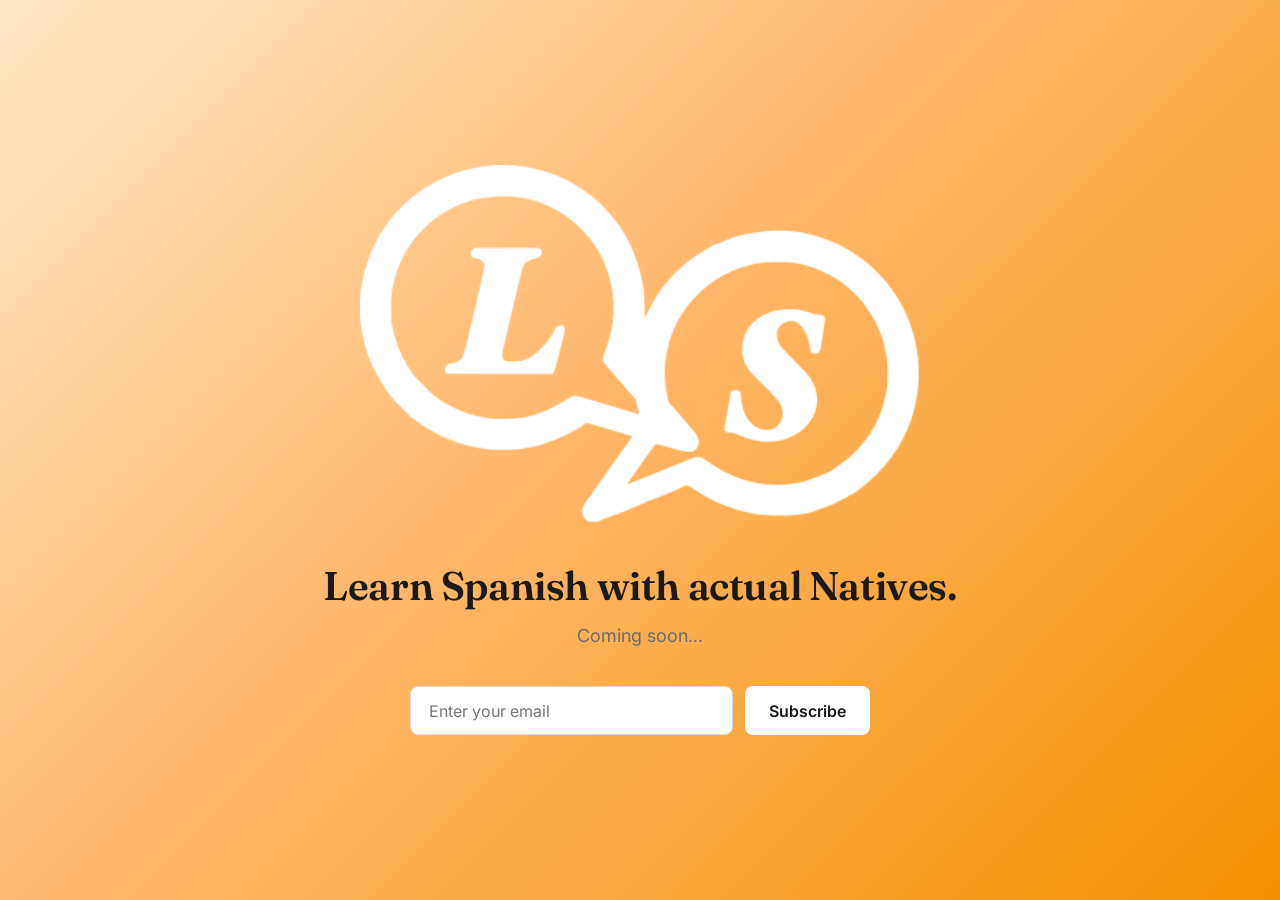
<file: index.html>
<!DOCTYPE html>
<html lang="en">
<head>
  <meta charset="UTF-8" />
  <meta name="viewport" content="width=device-width, initial-scale=1.0" />
  <title>Learn Spanish with Natives</title>
  <link rel="preconnect" href="https://fonts.googleapis.com" />
  <link rel="preconnect" href="https://fonts.gstatic.com" crossorigin />
  <link href="https://fonts.googleapis.com/css2?family=Fraunces:wght@500;600;700&family=Inter:wght@400;500;600&display=swap" rel="stylesheet" />
  <style>
    *, *::before, *::after {
      box-sizing: border-box;
      margin: 0;
      padding: 0;
    }

    html, body {
      height: 100%;
    }

    body {
      background: linear-gradient(135deg, #FFE9C7 0%, #FFB76B 45%, #F39200 100%);
      background-attachment: fixed;
      color: #1a1a1a;
      font-family: 'Inter', -apple-system, BlinkMacSystemFont, sans-serif;
      display: flex;
      align-items: center;
      justify-content: center;
      min-height: 100vh;
      padding: 2rem;
      -webkit-font-smoothing: antialiased;
    }

    .container {
      text-align: center;
      max-width: 640px;
      width: 100%;
    }

    .logo {
      display: block;
      max-width: 560px;
      width: 100%;
      height: auto;
      margin: 0 auto 2.5rem;
    }

    h1 {
      font-family: 'Fraunces', Georgia, serif;
      font-size: 40px;
      font-weight: 600;
      line-height: 1.15;
      color: #1a1a1a;
      margin-bottom: 1rem;
      letter-spacing: -0.01em;
    }

    .subhead {
      font-size: 1.125rem;
      color: #6b6b6b;
      margin-bottom: 2.5rem;
      font-weight: 400;
    }

    form {
      display: flex;
      flex-direction: row;
      gap: 0.75rem;
      max-width: 460px;
      margin: 0 auto;
    }

    input[type="email"] {
      flex: 1;
      font-family: inherit;
      font-size: 1rem;
      padding: 0.85rem 1.1rem;
      border: 1px solid #d9d9d9;
      border-radius: 8px;
      background: #fff;
      color: #1a1a1a;
      outline: none;
      transition: border-color 0.15s ease;
    }

    input[type="email"]:focus {
      border-color: #F39200;
    }

    button {
      font-family: inherit;
      font-size: 1rem;
      font-weight: 600;
      padding: 0.85rem 1.5rem;
      background-color: #ffffff;
      color: #1a1a1a;
      border: none;
      border-radius: 8px;
      cursor: pointer;
      transition: background-color 0.15s ease;
      white-space: nowrap;
    }

    button:hover {
      background-color: #f2f2f2;
    }

    @media (max-width: 520px) {
      h1 {
        font-size: 32px;
      }

      form {
        flex-direction: column;
      }

      button {
        width: 100%;
      }
    }
  </style>
</head>
<body>
  <div class="container">
    <img class="logo" src="assets/img/logo.png" alt="Learn Spanish" />
    <h1>Learn Spanish with actual Natives.</h1>
    <p class="subhead">Coming soon...</p>
    <form action="https://formspree.io/f/xdayqoad" method="POST">
      <input type="email" name="email" placeholder="Enter your email" aria-label="Email address" required />
      <button type="submit">Subscribe</button>
    </form>
  </div>
</body>
</html>
</file>
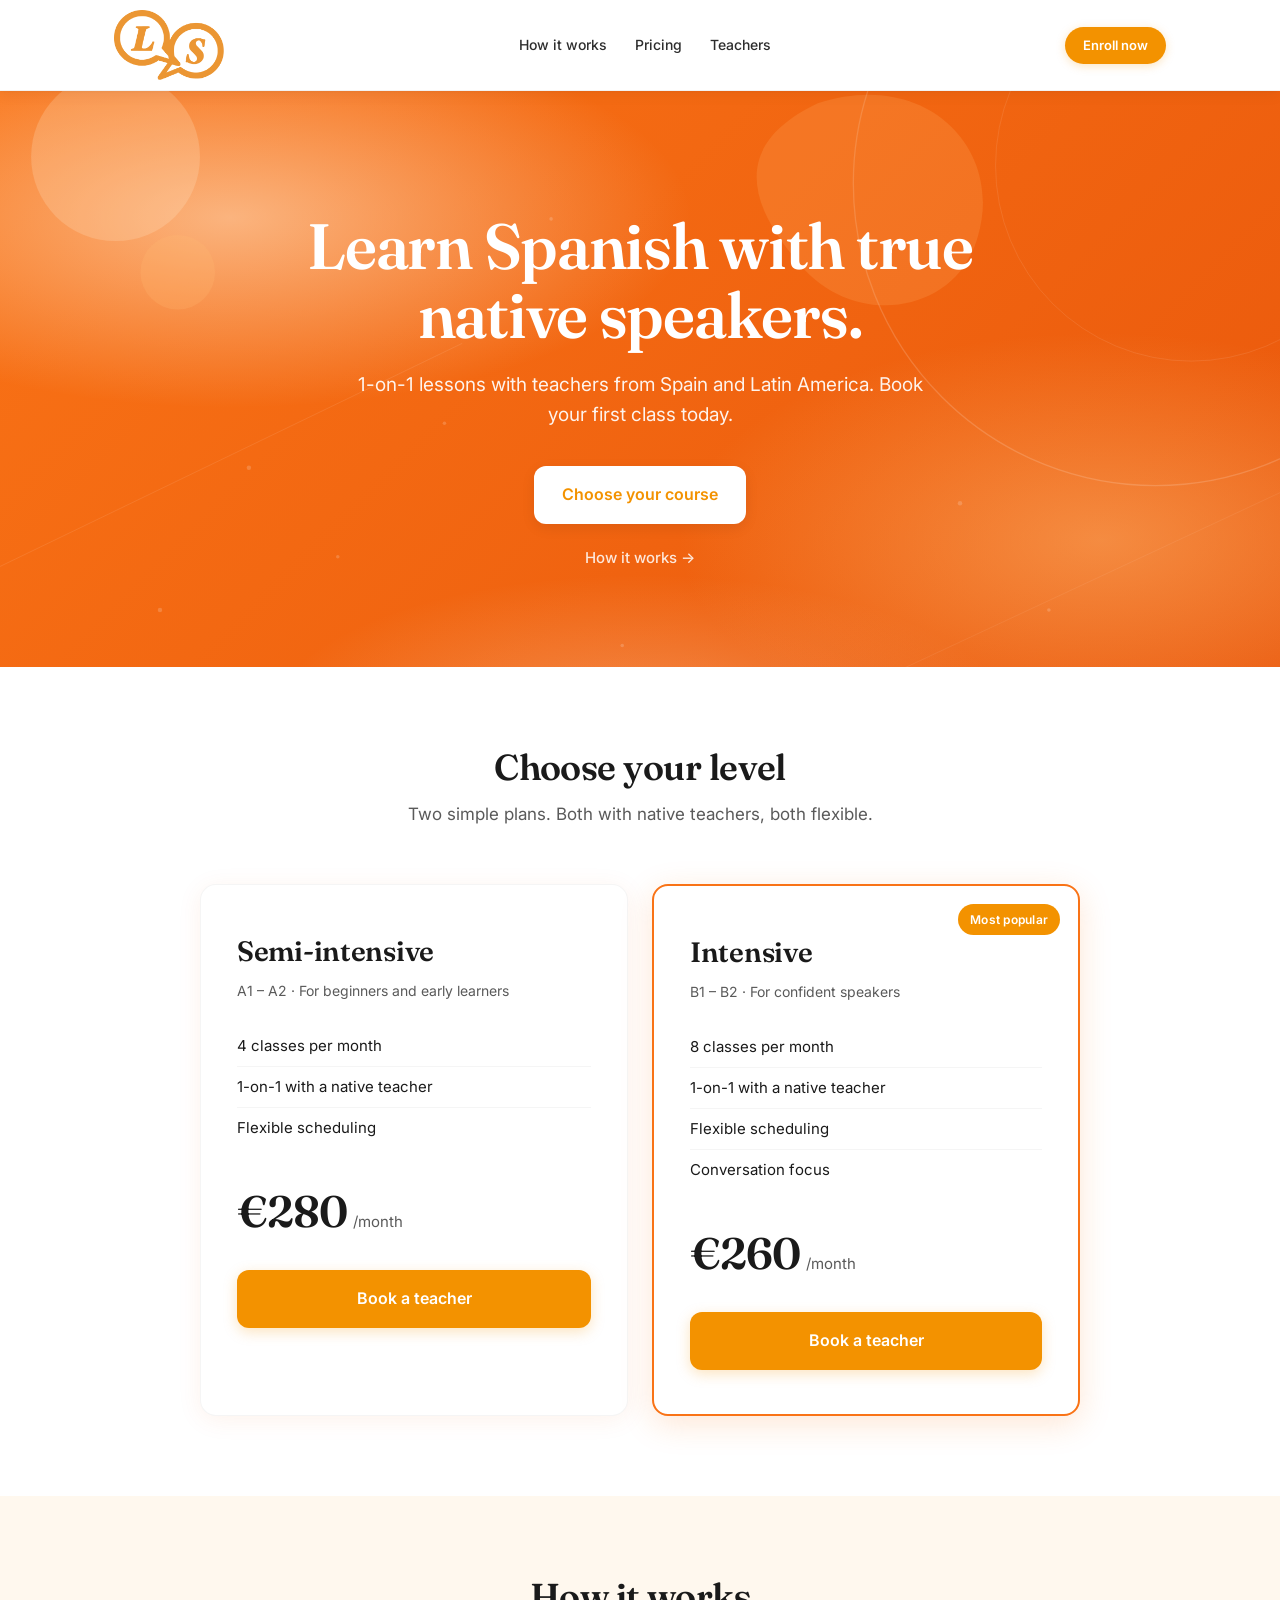
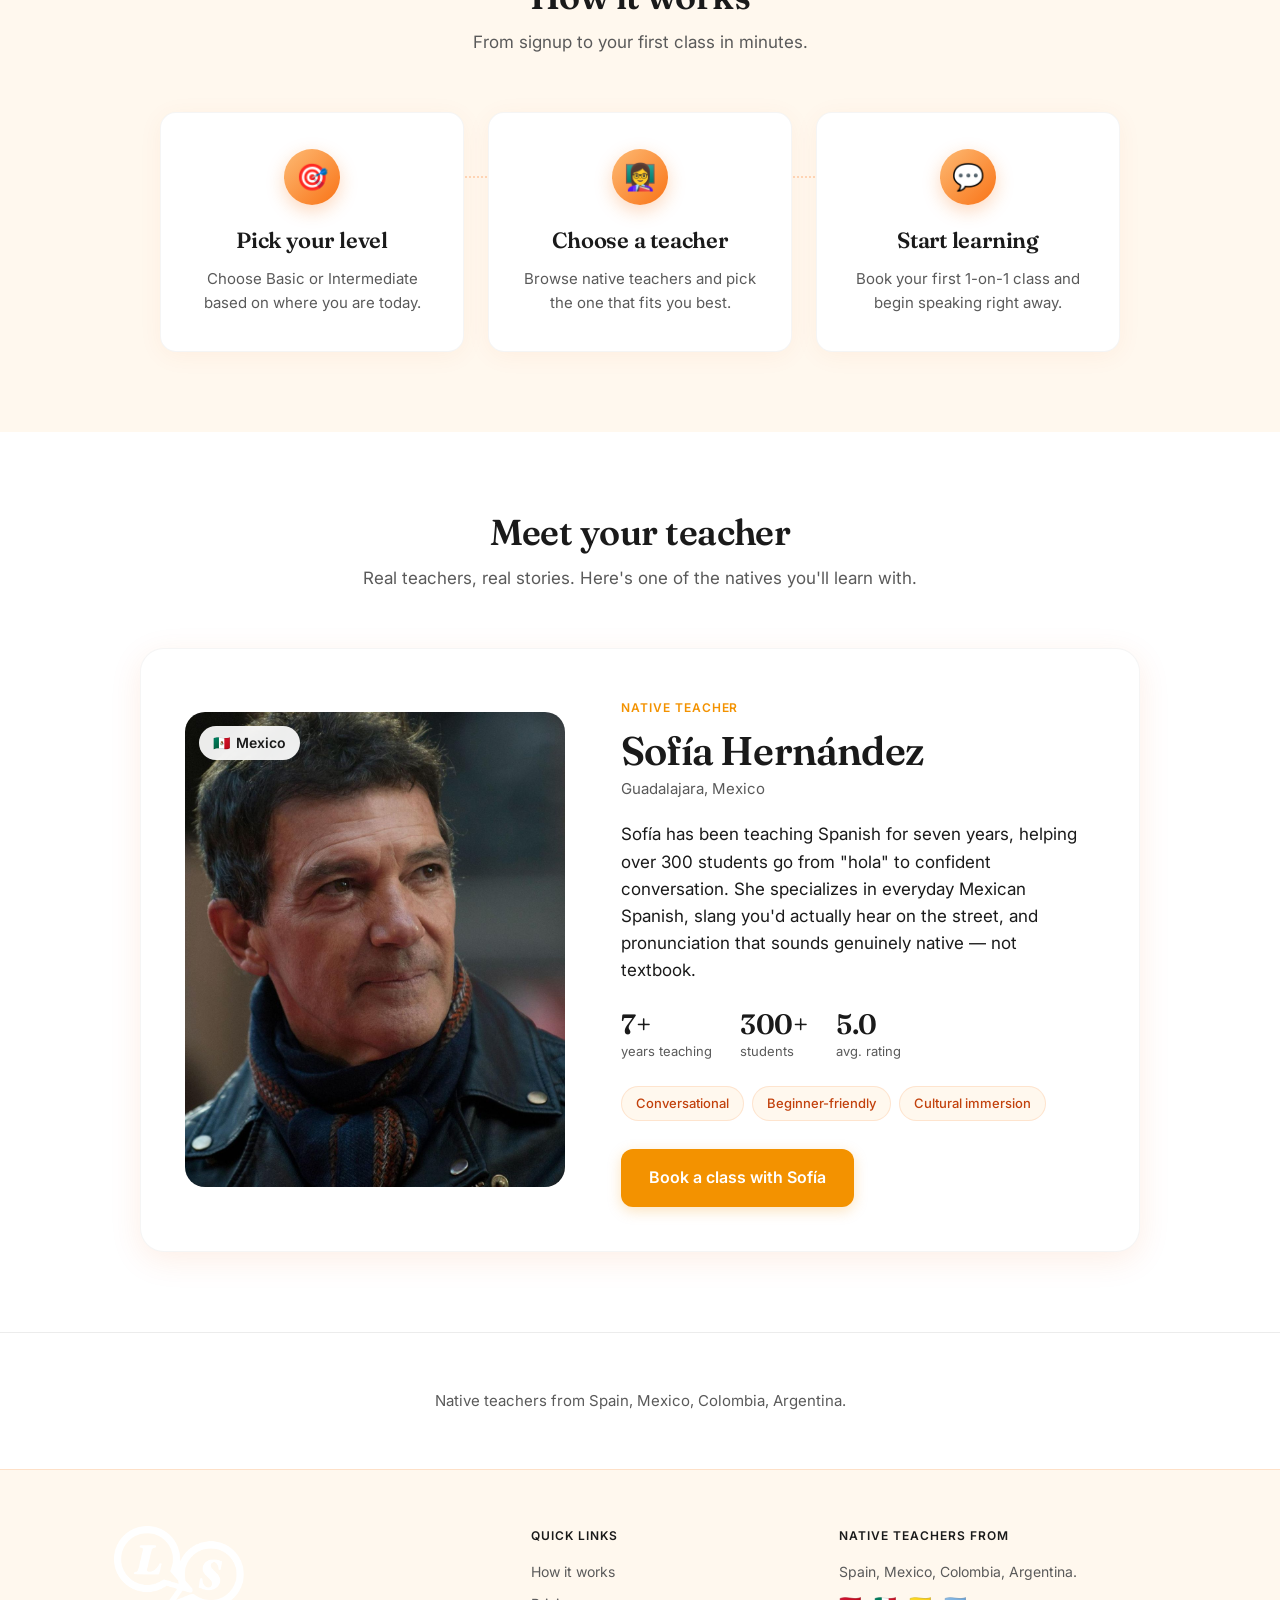
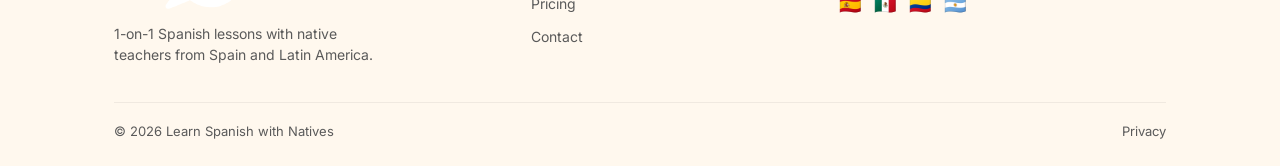
<file: beta/index.html>
<!DOCTYPE html>
<html lang="en">
<head>
  <meta charset="UTF-8" />
  <meta name="viewport" content="width=device-width, initial-scale=1.0" />
  <title>Learn Spanish with Natives</title>
  <meta name="description" content="1-on-1 Spanish lessons with native teachers from Spain and Latin America. Book your first class today." />
  <link rel="preconnect" href="https://fonts.googleapis.com" />
  <link rel="preconnect" href="https://fonts.gstatic.com" crossorigin />
  <link href="https://fonts.googleapis.com/css2?family=Fraunces:opsz,wght@9..144,500;9..144,600;9..144,700&family=Inter:wght@400;500;600&display=swap" rel="stylesheet" />
  <style>
    :root {
      --orange: #F39200;
      --orange-hover: #d97f00;
      --dark: #1A1A1A;
      --muted: #5a5a5a;
      --bg: #ffffff;
      --cream: #FFF8EE;
      --border: #ececec;
      --shadow: 0 6px 24px rgba(26, 26, 26, 0.06);
      --shadow-hover: 0 12px 36px rgba(26, 26, 26, 0.1);
      --radius: 16px;
      --radius-sm: 12px;
    }

    * { box-sizing: border-box; }

    html { scroll-behavior: smooth; }

    html, body {
      margin: 0;
      padding: 0;
      background: var(--bg);
      color: var(--dark);
      font-family: 'Inter', system-ui, -apple-system, Segoe UI, sans-serif;
      font-size: 17px;
      line-height: 1.6;
      -webkit-font-smoothing: antialiased;
    }

    a { color: inherit; text-decoration: none; }

    .container {
      width: 100%;
      max-width: 1100px;
      margin: 0 auto;
      padding: 0 24px;
    }

    /* Header */
    header {
      padding: 10px 0;
      background: #fff;
      border-bottom: 1px solid rgba(0, 0, 0, 0.05);
      position: sticky;
      top: 0;
      z-index: 50;
      box-shadow: 0 1px 2px rgba(26, 26, 26, 0.03), 0 4px 14px rgba(26, 26, 26, 0.05);
      transition: background 0.3s ease, border-color 0.3s ease, box-shadow 0.3s ease, backdrop-filter 0.3s ease;
    }
    header.scrolled {
      background: rgba(249, 115, 22, 0.82);
      backdrop-filter: blur(12px);
      -webkit-backdrop-filter: blur(12px);
      border-bottom: 1px solid rgba(255, 255, 255, 0.18);
      box-shadow: 0 4px 20px rgba(234, 88, 12, 0.28);
    }
    .header-inner {
      display: flex;
      align-items: center;
      gap: 28px;
    }
    .logo img {
      display: block;
      max-width: 110px;
      height: auto;
    }

    /* Center nav links */
    .nav-links {
      display: flex;
      gap: 28px;
      margin-left: auto;
      margin-right: auto;
    }
    .nav-links a {
      font-size: 14px;
      font-weight: 500;
      color: #2d2d2d;
      transition: color 0.2s ease, opacity 0.2s ease;
    }
    .nav-links a:hover { color: var(--orange); }
    header.scrolled .nav-links a { color: #fff; }
    header.scrolled .nav-links a:hover { color: #fff; opacity: 0.78; }

    /* Enroll button (default = white navbar: orange bg, white text) */
    .signin {
      font-weight: 600;
      color: #fff;
      background: var(--orange);
      font-size: 13px;
      padding: 8px 18px;
      border-radius: 999px;
      transition: background 0.2s ease, color 0.2s ease, transform 0.2s ease, box-shadow 0.2s ease;
      box-shadow: 0 2px 10px rgba(243, 146, 0, 0.25);
    }
    .signin:hover {
      background: var(--orange-hover);
      transform: translateY(-1px);
      box-shadow: 0 4px 14px rgba(243, 146, 0, 0.35);
    }
    /* Scrolled = orange-transparent navbar: invert to white button, orange text */
    header.scrolled .signin {
      background: #fff;
      color: var(--orange);
      box-shadow: 0 2px 10px rgba(0, 0, 0, 0.10);
    }
    header.scrolled .signin:hover {
      background: var(--cream);
      box-shadow: 0 4px 14px rgba(0, 0, 0, 0.14);
    }

    /* Hero */
    .hero {
      text-align: center;
      padding: 96px 0 80px;
      color: #fff;
      position: relative;
      overflow: hidden;
      isolation: isolate;
      background:
        radial-gradient(ellipse 60% 55% at 18% 22%, rgba(255, 237, 213, 0.55), transparent 60%),
        radial-gradient(ellipse 55% 60% at 86% 78%, rgba(253, 186, 116, 0.50), transparent 60%),
        radial-gradient(ellipse 45% 40% at 50% 110%, rgba(255, 237, 213, 0.30), transparent 65%),
        linear-gradient(135deg, #F97316 0%, #EA580C 100%);
    }
    .hero-shapes {
      position: absolute;
      inset: 0;
      width: 100%;
      height: 100%;
      z-index: 0;
      pointer-events: none;
    }
    .hero > .container {
      position: relative;
      z-index: 1;
    }
    .hero h1 {
      font-family: 'Fraunces', Georgia, serif;
      font-weight: 600;
      font-size: 52px;
      line-height: 1.08;
      letter-spacing: -0.02em;
      margin: 0 auto 20px;
      max-width: 780px;
      color: #fff;
    }
    .hero p.sub {
      font-size: 19px;
      color: rgba(255, 255, 255, 0.92);
      max-width: 600px;
      margin: 0 auto 36px;
    }
    .hero .btn {
      background: #fff;
      color: var(--orange);
      box-shadow: 0 4px 14px rgba(0, 0, 0, 0.08);
    }
    .hero .btn:hover {
      background: var(--cream);
      box-shadow: 0 6px 18px rgba(0, 0, 0, 0.12);
    }
    .hero .text-link {
      color: rgba(255, 255, 255, 0.85);
    }
    .hero .text-link:hover {
      color: #fff;
    }

    .btn {
      display: inline-block;
      background: var(--orange);
      color: #fff;
      font-family: 'Inter', sans-serif;
      font-weight: 600;
      font-size: 16px;
      padding: 16px 28px;
      border-radius: var(--radius-sm);
      border: none;
      cursor: pointer;
      transition: background .2s ease, transform .25s cubic-bezier(.34, 1.4, .64, 1), box-shadow .25s ease;
      box-shadow: 0 4px 14px rgba(243, 146, 0, 0.25);
      will-change: transform;
    }
    .btn:hover {
      background: var(--orange-hover);
      transform: translateY(-3px) scale(1.03);
      box-shadow: 0 10px 24px rgba(243, 146, 0, 0.38);
    }
    .btn:active {
      transform: translateY(-1px) scale(0.99);
      transition: transform .08s ease;
    }
    @keyframes ctaPulse {
      0%, 100% { box-shadow: 0 4px 14px rgba(0, 0, 0, 0.10); }
      50%      { box-shadow: 0 10px 28px rgba(0, 0, 0, 0.22); }
    }
    .hero .btn {
      animation: ctaPulse 2.6s ease-in-out infinite;
    }
    .hero .btn:hover { animation-play-state: paused; }
    @media (prefers-reduced-motion: reduce) {
      .btn, .hero .btn { animation: none; transition: none; }
      .btn:hover { transform: none; }
    }

    .text-link {
      display: inline-block;
      margin-top: 22px;
      color: var(--muted);
      font-size: 15px;
      font-weight: 500;
      transition: color .15s ease;
    }
    .text-link:hover { color: var(--orange); }

    /* Section */
    section { padding: 80px 0; }
    .section-title {
      font-family: 'Fraunces', Georgia, serif;
      font-weight: 600;
      font-size: 36px;
      line-height: 1.15;
      letter-spacing: -0.015em;
      margin: 0 0 12px;
      text-align: center;
    }
    .section-sub {
      text-align: center;
      color: var(--muted);
      margin: 0 auto 56px;
      max-width: 560px;
    }

    /* Levels */
    .levels {
      display: grid;
      grid-template-columns: 1fr;
      gap: 24px;
      max-width: 880px;
      margin: 0 auto;
    }
    .card {
      position: relative;
      background: #fff;
      border: 1px solid rgba(0, 0, 0, 0.04);
      border-radius: var(--radius);
      padding: 44px 36px;
      box-shadow: 0 4px 24px rgba(234, 88, 12, 0.08);
      transition: transform 0.25s cubic-bezier(.34, 1.2, .64, 1), box-shadow 0.25s ease, border-color 0.25s ease;
    }
    .card:hover {
      transform: translateY(-4px);
      box-shadow: 0 12px 36px rgba(234, 88, 12, 0.16);
    }
    .card.featured {
      background: #fff;
      border: 2px solid #F97316;
      box-shadow: 0 8px 32px rgba(249, 115, 22, 0.18);
    }
    .card.featured:hover {
      box-shadow: 0 16px 44px rgba(249, 115, 22, 0.28);
    }
    .badge {
      position: absolute;
      top: 18px;
      right: 18px;
      background: var(--orange);
      color: #fff;
      font-size: 12px;
      font-weight: 600;
      padding: 6px 12px;
      border-radius: 999px;
      letter-spacing: 0.02em;
    }
    .card h3 {
      font-family: 'Fraunces', Georgia, serif;
      font-weight: 600;
      font-size: 28px;
      margin: 0 0 6px;
      letter-spacing: -0.01em;
    }
    .card .level-sub {
      color: var(--muted);
      font-size: 14px;
      margin: 0 0 24px;
    }
    .card ul {
      list-style: none;
      padding: 0;
      margin: 0 0 28px;
    }
    .card ul li {
      padding: 8px 0;
      color: var(--dark);
      font-size: 15px;
      border-bottom: 1px solid rgba(0,0,0,0.04);
    }
    .card ul li:last-child { border-bottom: none; }
    .price {
      display: flex;
      align-items: baseline;
      gap: 6px;
      margin: 0 0 24px;
    }
    .price .amount {
      font-family: 'Fraunces', Georgia, serif;
      font-weight: 600;
      font-size: 44px;
      color: var(--dark);
      letter-spacing: -0.02em;
    }
    .price .per {
      font-size: 15px;
      color: var(--muted);
    }
    .card .btn { width: 100%; text-align: center; }

    /* How it works */
    .how {
      background: var(--cream);
    }
    .steps {
      position: relative;
      display: grid;
      grid-template-columns: 1fr;
      gap: 24px;
      max-width: 960px;
      margin: 0 auto;
    }
    .step {
      position: relative;
      background: #fff;
      border: 1px solid rgba(0, 0, 0, 0.04);
      border-radius: var(--radius);
      padding: 36px 28px;
      text-align: center;
      box-shadow: 0 4px 24px rgba(234, 88, 12, 0.06);
      transition: transform 0.25s cubic-bezier(.34, 1.2, .64, 1), box-shadow 0.25s ease;
    }
    .step:hover {
      transform: translateY(-4px);
      box-shadow: 0 12px 32px rgba(234, 88, 12, 0.14);
    }
    .step-icon {
      width: 56px;
      height: 56px;
      border-radius: 50%;
      margin: 0 auto 18px;
      display: flex;
      align-items: center;
      justify-content: center;
      font-size: 26px;
      line-height: 1;
      background: linear-gradient(135deg, #FDBA74 0%, #F97316 100%);
      box-shadow: 0 6px 18px rgba(249, 115, 22, 0.28);
    }
    .step h4 {
      font-family: 'Fraunces', Georgia, serif;
      font-weight: 600;
      font-size: 22px;
      margin: 0 0 8px;
      letter-spacing: -0.01em;
    }
    .step p {
      color: var(--muted);
      font-size: 15px;
      margin: 0;
    }
    /* Connecting dotted line between steps on desktop */
    @media (min-width: 720px) {
      .steps::before {
        content: "";
        position: absolute;
        top: 64px;
        left: 16%;
        right: 16%;
        height: 0;
        border-top: 2px dotted rgba(249, 115, 22, 0.25);
        z-index: 0;
      }
      .step { z-index: 1; }
    }

    /* Meet your teacher */
    .teacher-card {
      display: grid;
      grid-template-columns: 1fr;
      gap: 32px;
      align-items: center;
      background: #fff;
      border: 1px solid rgba(0, 0, 0, 0.04);
      border-radius: 24px;
      padding: 28px;
      box-shadow: 0 8px 32px rgba(234, 88, 12, 0.10);
      max-width: 1000px;
      margin: 0 auto;
    }
    .teacher-photo {
      position: relative;
      border-radius: 20px;
      overflow: hidden;
      aspect-ratio: 4 / 5;
      background: var(--cream);
    }
    .teacher-photo img {
      width: 100%;
      height: 100%;
      object-fit: cover;
      display: block;
    }
    .teacher-flag {
      position: absolute;
      top: 14px;
      left: 14px;
      background: rgba(255, 255, 255, 0.92);
      -webkit-backdrop-filter: blur(8px);
      backdrop-filter: blur(8px);
      border-radius: 999px;
      padding: 6px 14px;
      font-size: 14px;
      font-weight: 600;
      color: var(--dark);
      box-shadow: 0 2px 10px rgba(0, 0, 0, 0.10);
      display: inline-flex;
      align-items: center;
      gap: 6px;
    }
    .teacher-eyebrow {
      display: inline-block;
      font-size: 12px;
      font-weight: 600;
      text-transform: uppercase;
      letter-spacing: 0.08em;
      color: var(--orange);
      margin-bottom: 12px;
    }
    .teacher-info h3 {
      font-family: 'Fraunces', Georgia, serif;
      font-weight: 600;
      font-size: 34px;
      letter-spacing: -0.02em;
      margin: 0 0 4px;
      color: var(--dark);
      line-height: 1.1;
    }
    .teacher-location {
      color: var(--muted);
      margin: 0 0 20px;
      font-size: 15px;
    }
    .teacher-bio {
      color: var(--dark);
      margin: 0 0 24px;
      line-height: 1.6;
    }
    .teacher-stats {
      list-style: none;
      padding: 0;
      margin: 0 0 24px;
      display: flex;
      gap: 28px;
      flex-wrap: wrap;
    }
    .teacher-stats li {
      font-size: 13px;
      color: var(--muted);
    }
    .teacher-stats strong {
      display: block;
      font-family: 'Fraunces', Georgia, serif;
      font-size: 28px;
      font-weight: 600;
      color: var(--dark);
      letter-spacing: -0.01em;
      line-height: 1.1;
      margin-bottom: 2px;
    }
    .teacher-tags {
      display: flex;
      gap: 8px;
      flex-wrap: wrap;
      margin-bottom: 28px;
    }
    .teacher-tags span {
      background: var(--cream);
      color: #c2410c;
      font-size: 13px;
      font-weight: 500;
      padding: 6px 14px;
      border-radius: 999px;
      border: 1px solid rgba(249, 115, 22, 0.15);
    }
    @media (min-width: 760px) {
      .teacher-card {
        grid-template-columns: 340px 1fr;
        gap: 40px;
        padding: 36px;
      }
    }
    @media (min-width: 960px) {
      .teacher-card {
        grid-template-columns: 380px 1fr;
        gap: 56px;
        padding: 44px;
      }
      .teacher-info h3 { font-size: 40px; }
    }

    /* Trust strip */
    .trust {
      padding: 56px 0;
      text-align: center;
      color: var(--muted);
      font-size: 15px;
      border-top: 1px solid var(--border);
    }

    /* Footer */
    footer {
      background: var(--cream);
      border-top: 1px solid rgba(249, 115, 22, 0.18);
      color: var(--muted);
      font-size: 14px;
    }
    .footer-grid {
      display: grid;
      grid-template-columns: 1fr;
      gap: 36px;
      padding: 56px 0 36px;
    }
    .footer-col h5 {
      font-family: 'Inter', sans-serif;
      font-size: 12px;
      font-weight: 600;
      text-transform: uppercase;
      letter-spacing: 0.08em;
      color: var(--dark);
      margin: 0 0 16px;
    }
    .footer-brand img {
      max-width: 130px;
      height: auto;
      margin-bottom: 14px;
      display: block;
    }
    .footer-brand p {
      margin: 0;
      max-width: 280px;
      line-height: 1.55;
    }
    .footer-links {
      list-style: none;
      padding: 0;
      margin: 0;
      display: flex;
      flex-direction: column;
      gap: 10px;
    }
    .footer-links a {
      color: var(--muted);
      transition: color 0.15s ease;
    }
    .footer-links a:hover { color: var(--orange); }
    .footer-countries {
      line-height: 1.6;
    }
    .footer-countries .flags {
      font-size: 18px;
      letter-spacing: 4px;
      margin-top: 8px;
      display: block;
    }
    .footer-bottom {
      border-top: 1px solid rgba(0, 0, 0, 0.06);
      padding: 18px 0 24px;
      display: flex;
      align-items: center;
      justify-content: space-between;
      gap: 16px;
      flex-wrap: wrap;
      font-size: 13px;
    }
    .footer-bottom a { transition: color 0.15s ease; }
    .footer-bottom a:hover { color: var(--orange); }
    @media (min-width: 720px) {
      .footer-grid { grid-template-columns: 1.4fr 1fr 1.2fr; }
    }

    /* Responsive */
    @media (max-width: 720px) {
      .nav-links { display: none; }
      .header-inner { justify-content: space-between; }
    }
    @media (min-width: 640px) {
      .steps { grid-template-columns: repeat(3, 1fr); }
    }
    @media (min-width: 960px) {
      .levels { grid-template-columns: 1fr 1fr; }
      .hero { padding: 120px 0 96px; }
      .hero h1 { font-size: 64px; }
    }
    @media (max-width: 480px) {
      .hero { padding: 64px 0 56px; }
      .hero h1 { font-size: 38px; }
      .hero p.sub { font-size: 17px; }
      .section-title { font-size: 28px; }
      section { padding: 64px 0; }
      .card { padding: 32px 24px; }
      .price .amount { font-size: 36px; }
      .footer-grid { padding: 44px 0 28px; }
    }
  </style>
</head>
<body>

  <header>
    <div class="container header-inner">
      <a href="#" class="logo" aria-label="Learn Spanish with Natives">
        <img id="logo-img" src="../assets/img/logo1.png" alt="Learn Spanish with Natives" />
      </a>
      <nav class="nav-links" aria-label="Primary">
        <a href="#how">How it works</a>
        <a href="#levels">Pricing</a>
        <a href="#teachers">Teachers</a>
      </nav>
      <a href="#" class="signin">Enroll now</a>
    </div>
  </header>

  <main>
    <section class="hero">
      <svg class="hero-shapes" viewBox="0 0 1440 800" preserveAspectRatio="xMidYMid slice" aria-hidden="true">
        <!-- Large outlined rings, partially off-screen right -->
        <circle cx="1300" cy="180" r="340" fill="none" stroke="rgba(255,255,255,0.16)" stroke-width="1.5" />
        <circle cx="1340" cy="160" r="220" fill="none" stroke="rgba(255,255,255,0.10)" stroke-width="1" />

        <!-- Soft filled cream/peach circle, top-left area -->
        <circle cx="130" cy="150" r="95" fill="rgba(255,237,213,0.20)" />
        <circle cx="200" cy="280" r="42" fill="rgba(253,186,116,0.22)" />

        <!-- Organic blob, mid-right -->
        <path d="M 920,90 C 1040,50 1130,140 1100,240 C 1075,330 955,345 895,265 C 840,200 825,135 920,90 Z"
              fill="rgba(253,186,116,0.18)" />

        <!-- Thin diagonal lines -->
        <line x1="-60" y1="640" x2="520" y2="360" stroke="rgba(255,255,255,0.10)" stroke-width="1" />
        <line x1="900" y1="780" x2="1500" y2="500" stroke="rgba(255,255,255,0.08)" stroke-width="1" />

        <!-- Scattered dots -->
        <g fill="rgba(255,255,255,0.18)">
          <circle cx="280"  cy="500" r="2.5" />
          <circle cx="380"  cy="600" r="2" />
          <circle cx="500"  cy="450" r="2" />
          <circle cx="180"  cy="660" r="2.5" />
          <circle cx="700"  cy="700" r="2" />
          <circle cx="1080" cy="540" r="2.5" />
          <circle cx="1180" cy="660" r="2" />
          <circle cx="620"  cy="220" r="2" />
          <circle cx="820"  cy="500" r="2" />
        </g>
      </svg>

      <div class="container">
        <h1>Learn Spanish with true native speakers.</h1>
        <p class="sub">1-on-1 lessons with teachers from Spain and Latin America. Book your first class today.</p>
        <a href="#levels" class="btn">Choose your course</a>
        <div>
          <a href="#how" class="text-link">How it works →</a>
        </div>
      </div>
    </section>

    <section id="levels">
      <div class="container">
        <h2 class="section-title">Choose your level</h2>
        <p class="section-sub">Two simple plans. Both with native teachers, both flexible.</p>

        <div class="levels">
          <div class="card">
            <h3>Semi-intensive</h3>
            <p class="level-sub">A1 – A2 · For beginners and early learners</p>
            <ul>
              <li>4 classes per month</li>
              <li>1-on-1 with a native teacher</li>
              <li>Flexible scheduling</li>
            </ul>
            <div class="price">
              <span class="amount">€280</span>
              <span class="per">/month</span>
            </div>
            <a href="#" class="btn">Book a teacher</a>
          </div>

          <div class="card featured">
            <span class="badge">Most popular</span>
            <h3>Intensive</h3>
            <p class="level-sub">B1 – B2 · For confident speakers</p>
            <ul>
              <li>8 classes per month</li>
              <li>1-on-1 with a native teacher</li>
              <li>Flexible scheduling</li>
              <li>Conversation focus</li>
            </ul>
            <div class="price">
              <span class="amount">€260</span>
              <span class="per">/month</span>
            </div>
            <a href="#" class="btn">Book a teacher</a>
          </div>
        </div>
      </div>
    </section>

    <section id="how" class="how">
      <div class="container">
        <h2 class="section-title">How it works</h2>
        <p class="section-sub">From signup to your first class in minutes.</p>

        <div class="steps">
          <div class="step">
            <div class="step-icon" aria-hidden="true">🎯</div>
            <h4>Pick your level</h4>
            <p>Choose Basic or Intermediate based on where you are today.</p>
          </div>
          <div class="step">
            <div class="step-icon" aria-hidden="true">👩‍🏫</div>
            <h4>Choose a teacher</h4>
            <p>Browse native teachers and pick the one that fits you best.</p>
          </div>
          <div class="step">
            <div class="step-icon" aria-hidden="true">💬</div>
            <h4>Start learning</h4>
            <p>Book your first 1-on-1 class and begin speaking right away.</p>
          </div>
        </div>
      </div>
    </section>

    <section id="teachers">
      <div class="container">
        <h2 class="section-title">Meet your teacher</h2>
        <p class="section-sub">Real teachers, real stories. Here's one of the natives you'll learn with.</p>

        <div class="teacher-card">
          <div class="teacher-photo">
            <img src="../assets/img/portrait.jpg" alt="Sofía Hernández — Spanish teacher from Mexico" />
            <span class="teacher-flag"><span aria-hidden="true">🇲🇽</span> Mexico</span>
          </div>
          <div class="teacher-info">
            <span class="teacher-eyebrow">Native teacher</span>
            <h3>Sofía Hernández</h3>
            <p class="teacher-location">Guadalajara, Mexico</p>
            <p class="teacher-bio">Sofía has been teaching Spanish for seven years, helping over 300 students go from "hola" to confident conversation. She specializes in everyday Mexican Spanish, slang you'd actually hear on the street, and pronunciation that sounds genuinely native — not textbook.</p>
            <ul class="teacher-stats">
              <li><strong>7+</strong> years teaching</li>
              <li><strong>300+</strong> students</li>
              <li><strong>5.0</strong> avg. rating</li>
            </ul>
            <div class="teacher-tags">
              <span>Conversational</span>
              <span>Beginner-friendly</span>
              <span>Cultural immersion</span>
            </div>
            <a href="#" class="btn">Book a class with Sofía</a>
          </div>
        </div>
      </div>
    </section>

    <div class="trust">
      <div class="container">
        Native teachers from Spain, Mexico, Colombia, Argentina.
      </div>
    </div>
  </main>

  <footer>
    <div class="container">
      <div class="footer-grid">
        <div class="footer-col footer-brand">
          <img src="../assets/img/logo.png" alt="Learn Spanish with Natives" />
          <p>1-on-1 Spanish lessons with native teachers from Spain and Latin America.</p>
        </div>
        <div class="footer-col">
          <h5>Quick links</h5>
          <ul class="footer-links">
            <li><a href="#how">How it works</a></li>
            <li><a href="#levels">Pricing</a></li>
            <li><a href="#">Contact</a></li>
          </ul>
        </div>
        <div class="footer-col footer-countries">
          <h5>Native teachers from</h5>
          <p style="margin:0;">Spain, Mexico, Colombia, Argentina.</p>
          <span class="flags" aria-hidden="true">🇪🇸 🇲🇽 🇨🇴 🇦🇷</span>
        </div>
      </div>
      <div class="footer-bottom">
        <span>© 2026 Learn Spanish with Natives</span>
        <a href="#">Privacy</a>
      </div>
    </div>
  </footer>

  <script>
    (function () {
      var header = document.querySelector('header');
      var logoImg = document.getElementById('logo-img');
      var topSrc = '../assets/img/logo1.png';
      var scrolledSrc = '../assets/img/logo.png';
      var threshold = 80;

      // Preload the swap target so the switch is instant.
      var preload = new Image();
      preload.src = scrolledSrc;

      function onScroll() {
        var scrolled = window.scrollY > threshold;
        header.classList.toggle('scrolled', scrolled);
        var nextSrc = scrolled ? scrolledSrc : topSrc;
        if (!logoImg.src.endsWith(nextSrc.replace('../', ''))) {
          logoImg.src = nextSrc;
        }
      }

      window.addEventListener('scroll', onScroll, { passive: true });
      onScroll();
    })();
  </script>

</body>
</html>
</file>
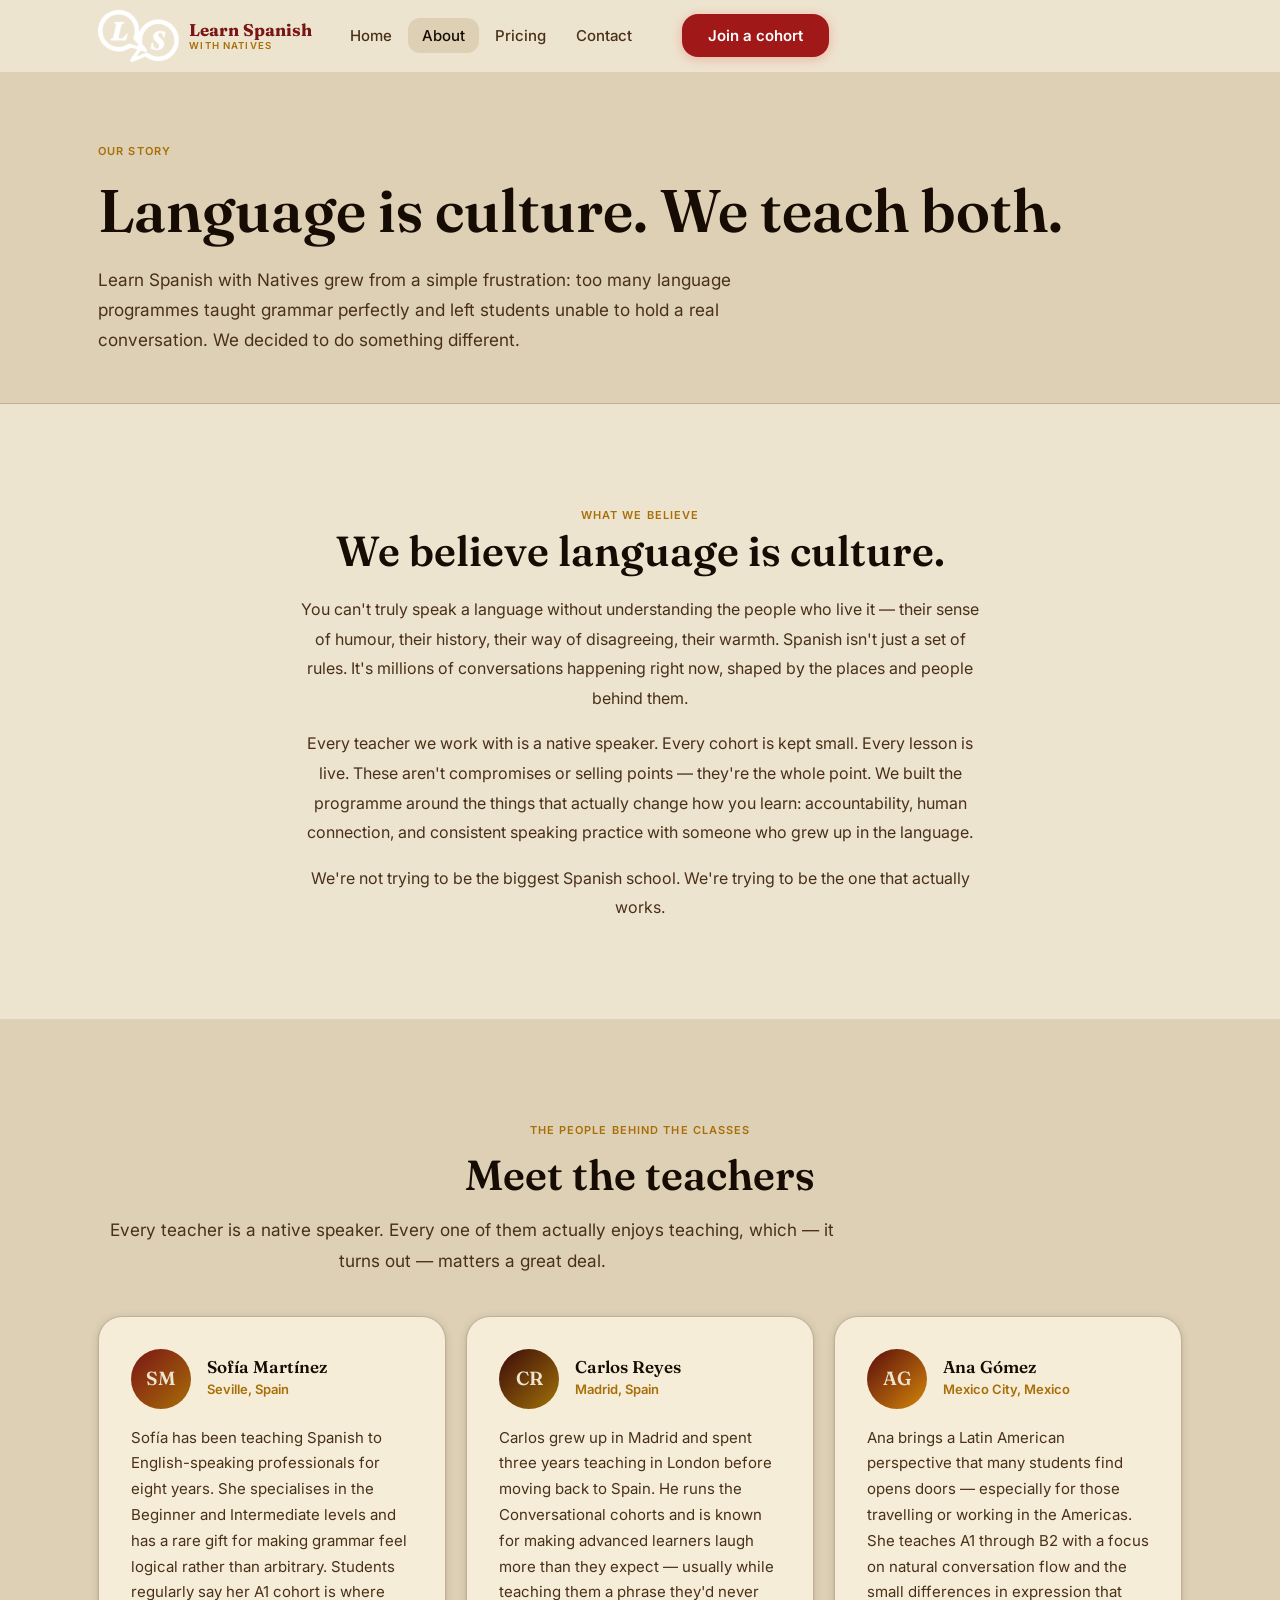
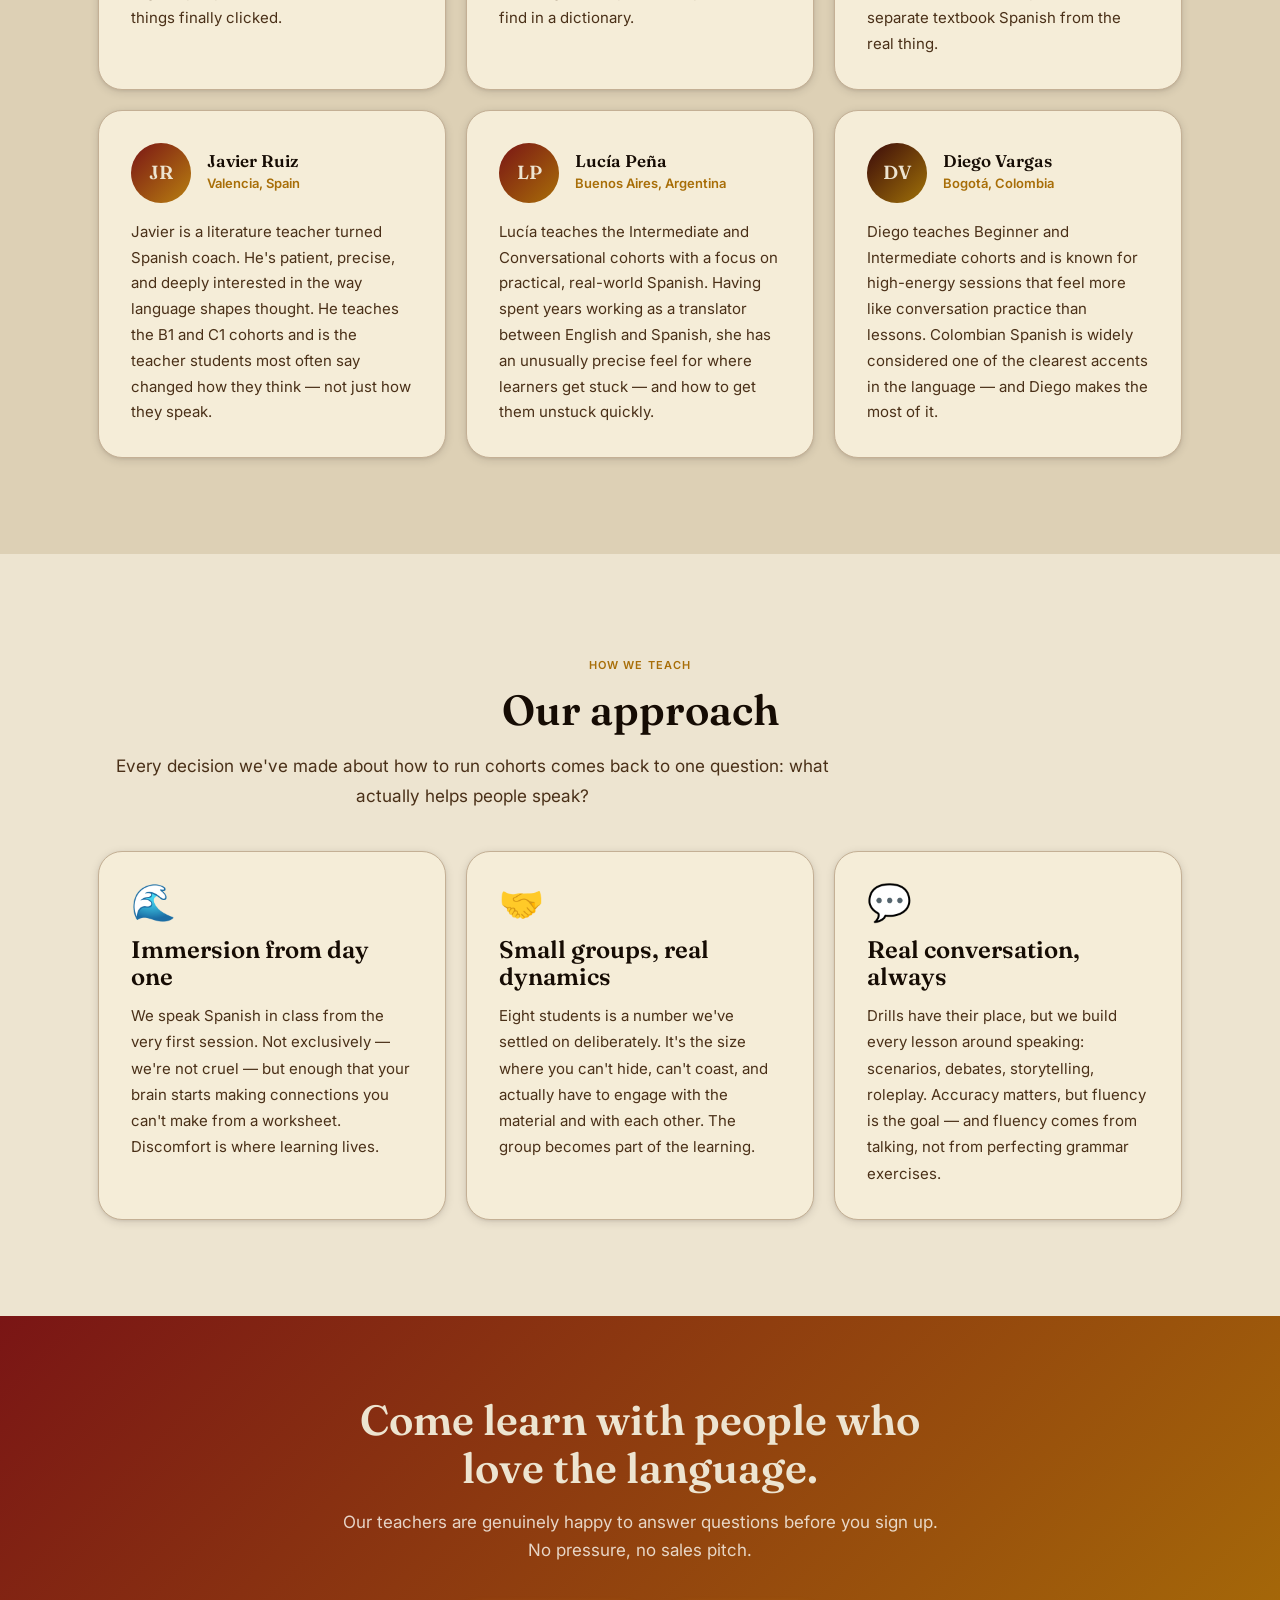
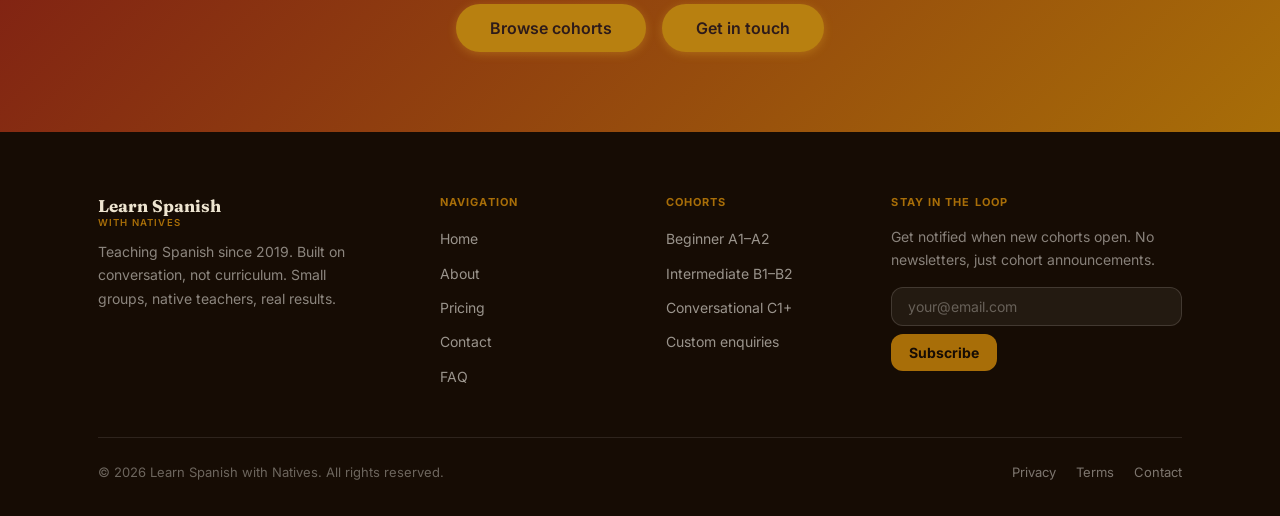
<file: about.html>
<!DOCTYPE html>
<html lang="en">
<head>
  <meta charset="UTF-8">
  <meta name="viewport" content="width=device-width, initial-scale=1.0">
  <meta name="description" content="Meet the native Spanish teachers behind Learn Spanish with Natives. From Seville to Mexico City, real speakers teaching real language.">
  <title>About — Learn Spanish with Natives</title>
  <link rel="icon" href="assets/img/favicon.ico">
  <link rel="preconnect" href="https://fonts.googleapis.com">
  <link rel="preconnect" href="https://fonts.gstatic.com" crossorigin>
  <link href="https://fonts.googleapis.com/css2?family=Fraunces:ital,opsz,wght@0,9..144,300;0,9..144,400;0,9..144,600;0,9..144,700;1,9..144,400&family=Inter:wght@300;400;500;600&display=swap" rel="stylesheet">
  <link rel="stylesheet" href="assets/css/style.css">
</head>
<body>

  <!-- ═══ Navigation ════════════════════════════════ -->
  <header class="site-nav" id="site-nav">
    <div class="container nav-inner">
      <a href="index.html" class="nav-brand" aria-label="Learn Spanish with Natives — Home">
        <img src="assets/img/logo.png" alt="Learn Spanish with Natives" width="160" height="40"
             onerror="this.style.display='none';this.nextElementSibling.style.display='block'">
        <span class="nav-logo-text">Learn Spanish<small>with Natives</small></span>
      </a>
      <nav aria-label="Main navigation">
        <ul class="nav-links">
          <li><a href="index.html">Home</a></li>
          <li><a href="about.html">About</a></li>
          <li><a href="pricing.html">Pricing</a></li>
          <li><a href="contact.html">Contact</a></li>
        </ul>
      </nav>
      <a href="pricing.html" class="btn btn--primary nav-cta">Join a cohort</a>
      <button class="nav-toggle" id="nav-toggle" aria-label="Open navigation" aria-expanded="false" aria-controls="nav-drawer">
        <span></span><span></span><span></span>
      </button>
    </div>
  </header>
  <div class="nav-drawer" id="nav-drawer" aria-hidden="true">
    <ul>
      <li><a href="index.html">Home</a></li>
      <li><a href="about.html">About</a></li>
      <li><a href="pricing.html">Pricing</a></li>
      <li><a href="contact.html">Contact</a></li>
    </ul>
    <a href="pricing.html" class="btn btn--primary" style="width:100%;justify-content:center;">Join a cohort</a>
  </div>

  <main>

    <!-- ═══ Page Hero ══════════════════════════════ -->
    <section class="page-hero" aria-labelledby="page-heading">
      <div class="container">
        <span class="label">Our story</span>
        <h1 id="page-heading">Language is culture. We teach both.</h1>
        <p class="lead">Learn Spanish with Natives grew from a simple frustration: too many language programmes taught grammar perfectly and left students unable to hold a real conversation. We decided to do something different.</p>
      </div>
    </section>

    <!-- ═══ Mission ════════════════════════════════ -->
    <section class="mission-section" aria-labelledby="mission-heading">
      <div class="container">
        <div class="mission-inner fade-up">
          <div>
            <span class="label">What we believe</span>
            <h2 id="mission-heading">We believe language is culture.</h2>
          </div>
          <p>You can't truly speak a language without understanding the people who live it — their sense of humour, their history, their way of disagreeing, their warmth. Spanish isn't just a set of rules. It's millions of conversations happening right now, shaped by the places and people behind them.</p>
          <p>Every teacher we work with is a native speaker. Every cohort is kept small. Every lesson is live. These aren't compromises or selling points — they're the whole point. We built the programme around the things that actually change how you learn: accountability, human connection, and consistent speaking practice with someone who grew up in the language.</p>
          <p>We're not trying to be the biggest Spanish school. We're trying to be the one that actually works.</p>
        </div>
      </div>
    </section>

    <!-- ═══ Meet the Teachers ══════════════════════ -->
    <section class="teachers-section" aria-labelledby="teachers-heading">
      <div class="container">
        <div class="section-header section-header--center fade-up">
          <span class="label">The people behind the classes</span>
          <h2 id="teachers-heading">Meet the teachers</h2>
          <p class="lead">Every teacher is a native speaker. Every one of them actually enjoys teaching, which — it turns out — matters a great deal.</p>
        </div>
        <div class="teachers-grid">

          <article class="teacher-card fade-up">
            <div class="teacher-card-top">
              <div class="teacher-avatar teacher-avatar--a" aria-hidden="true">SM</div>
              <div class="teacher-info">
                <h3>Sofía Martínez</h3>
                <div class="teacher-location">Seville, Spain</div>
              </div>
            </div>
            <p class="teacher-bio">Sofía has been teaching Spanish to English-speaking professionals for eight years. She specialises in the Beginner and Intermediate levels and has a rare gift for making grammar feel logical rather than arbitrary. Students regularly say her A1 cohort is where things finally clicked.</p>
          </article>

          <article class="teacher-card fade-up">
            <div class="teacher-card-top">
              <div class="teacher-avatar teacher-avatar--b" aria-hidden="true">CR</div>
              <div class="teacher-info">
                <h3>Carlos Reyes</h3>
                <div class="teacher-location">Madrid, Spain</div>
              </div>
            </div>
            <p class="teacher-bio">Carlos grew up in Madrid and spent three years teaching in London before moving back to Spain. He runs the Conversational cohorts and is known for making advanced learners laugh more than they expect — usually while teaching them a phrase they'd never find in a dictionary.</p>
          </article>

          <article class="teacher-card fade-up">
            <div class="teacher-card-top">
              <div class="teacher-avatar teacher-avatar--c" aria-hidden="true">AG</div>
              <div class="teacher-info">
                <h3>Ana Gómez</h3>
                <div class="teacher-location">Mexico City, Mexico</div>
              </div>
            </div>
            <p class="teacher-bio">Ana brings a Latin American perspective that many students find opens doors — especially for those travelling or working in the Americas. She teaches A1 through B2 with a focus on natural conversation flow and the small differences in expression that separate textbook Spanish from the real thing.</p>
          </article>

          <article class="teacher-card fade-up">
            <div class="teacher-card-top">
              <div class="teacher-avatar teacher-avatar--d" aria-hidden="true">JR</div>
              <div class="teacher-info">
                <h3>Javier Ruiz</h3>
                <div class="teacher-location">Valencia, Spain</div>
              </div>
            </div>
            <p class="teacher-bio">Javier is a literature teacher turned Spanish coach. He's patient, precise, and deeply interested in the way language shapes thought. He teaches the B1 and C1 cohorts and is the teacher students most often say changed how they think — not just how they speak.</p>
          </article>

          <article class="teacher-card fade-up">
            <div class="teacher-card-top">
              <div class="teacher-avatar teacher-avatar--a" aria-hidden="true">LP</div>
              <div class="teacher-info">
                <h3>Lucía Peña</h3>
                <div class="teacher-location">Buenos Aires, Argentina</div>
              </div>
            </div>
            <p class="teacher-bio">Lucía teaches the Intermediate and Conversational cohorts with a focus on practical, real-world Spanish. Having spent years working as a translator between English and Spanish, she has an unusually precise feel for where learners get stuck — and how to get them unstuck quickly.</p>
          </article>

          <article class="teacher-card fade-up">
            <div class="teacher-card-top">
              <div class="teacher-avatar teacher-avatar--b" aria-hidden="true">DV</div>
              <div class="teacher-info">
                <h3>Diego Vargas</h3>
                <div class="teacher-location">Bogotá, Colombia</div>
              </div>
            </div>
            <p class="teacher-bio">Diego teaches Beginner and Intermediate cohorts and is known for high-energy sessions that feel more like conversation practice than lessons. Colombian Spanish is widely considered one of the clearest accents in the language — and Diego makes the most of it.</p>
          </article>

        </div>
      </div>
    </section>

    <!-- ═══ Our Teaching Approach ══════════════════ -->
    <section class="values-section" aria-labelledby="values-heading">
      <div class="container">
        <div class="section-header section-header--center fade-up">
          <span class="label">How we teach</span>
          <h2 id="values-heading">Our approach</h2>
          <p class="lead">Every decision we've made about how to run cohorts comes back to one question: what actually helps people speak?</p>
        </div>
        <div class="values-grid">

          <div class="value-card fade-up">
            <div class="value-icon" aria-hidden="true">🌊</div>
            <h3>Immersion from day one</h3>
            <p>We speak Spanish in class from the very first session. Not exclusively — we're not cruel — but enough that your brain starts making connections you can't make from a worksheet. Discomfort is where learning lives.</p>
          </div>

          <div class="value-card fade-up">
            <div class="value-icon" aria-hidden="true">🤝</div>
            <h3>Small groups, real dynamics</h3>
            <p>Eight students is a number we've settled on deliberately. It's the size where you can't hide, can't coast, and actually have to engage with the material and with each other. The group becomes part of the learning.</p>
          </div>

          <div class="value-card fade-up">
            <div class="value-icon" aria-hidden="true">💬</div>
            <h3>Real conversation, always</h3>
            <p>Drills have their place, but we build every lesson around speaking: scenarios, debates, storytelling, roleplay. Accuracy matters, but fluency is the goal — and fluency comes from talking, not from perfecting grammar exercises.</p>
          </div>

        </div>
      </div>
    </section>

    <!-- ═══ CTA Banner ═════════════════════════════ -->
    <section class="cta-banner" aria-labelledby="about-cta-heading">
      <div class="container">
        <div class="cta-banner-inner fade-up">
          <h2 id="about-cta-heading">Come learn with people who love the language.</h2>
          <p>Our teachers are genuinely happy to answer questions before you sign up. No pressure, no sales pitch.</p>
          <div class="cta-banner-actions">
            <a href="pricing.html" class="btn btn--ghost btn--lg">Browse cohorts</a>
            <a href="contact.html" class="btn btn--cream btn--lg">Get in touch</a>
          </div>
        </div>
      </div>
    </section>

  </main>

  <!-- ═══ Footer ══════════════════════════════════ -->
  <footer>
    <div class="container">
      <div class="footer-grid">
        <div class="footer-brand">
          <div class="nav-logo-text">Learn Spanish<small>with Natives</small></div>
          <p>Teaching Spanish since 2019. Built on conversation, not curriculum. Small groups, native teachers, real results.</p>
        </div>
        <div class="footer-col">
          <h4>Navigation</h4>
          <ul>
            <li><a href="index.html">Home</a></li>
            <li><a href="about.html">About</a></li>
            <li><a href="pricing.html">Pricing</a></li>
            <li><a href="contact.html">Contact</a></li>
            <li><a href="index.html#faq">FAQ</a></li>
          </ul>
        </div>
        <div class="footer-col">
          <h4>Cohorts</h4>
          <ul>
            <li><a href="pricing.html">Beginner A1–A2</a></li>
            <li><a href="pricing.html">Intermediate B1–B2</a></li>
            <li><a href="pricing.html">Conversational C1+</a></li>
            <li><a href="contact.html">Custom enquiries</a></li>
          </ul>
        </div>
        <div class="footer-col">
          <h4>Stay in the loop</h4>
          <p style="font-size:0.875rem;color:rgba(250,246,239,0.5);margin-bottom:1rem;max-width:none;">Get notified when new cohorts open. No newsletters, just cohort announcements.</p>
          <form class="newsletter-form" aria-label="Newsletter signup" novalidate>
            <input type="email" placeholder="your@email.com" aria-label="Your email address" autocomplete="email">
            <button type="submit">Subscribe</button>
          </form>
        </div>
      </div>
      <div class="footer-bottom">
        <span>© 2026 Learn Spanish with Natives. All rights reserved.</span>
        <div class="footer-links">
          <a href="#">Privacy</a>
          <a href="#">Terms</a>
          <a href="contact.html">Contact</a>
        </div>
      </div>
    </div>
  </footer>

  <script src="assets/js/main.js"></script>
</body>
</html>
</file>
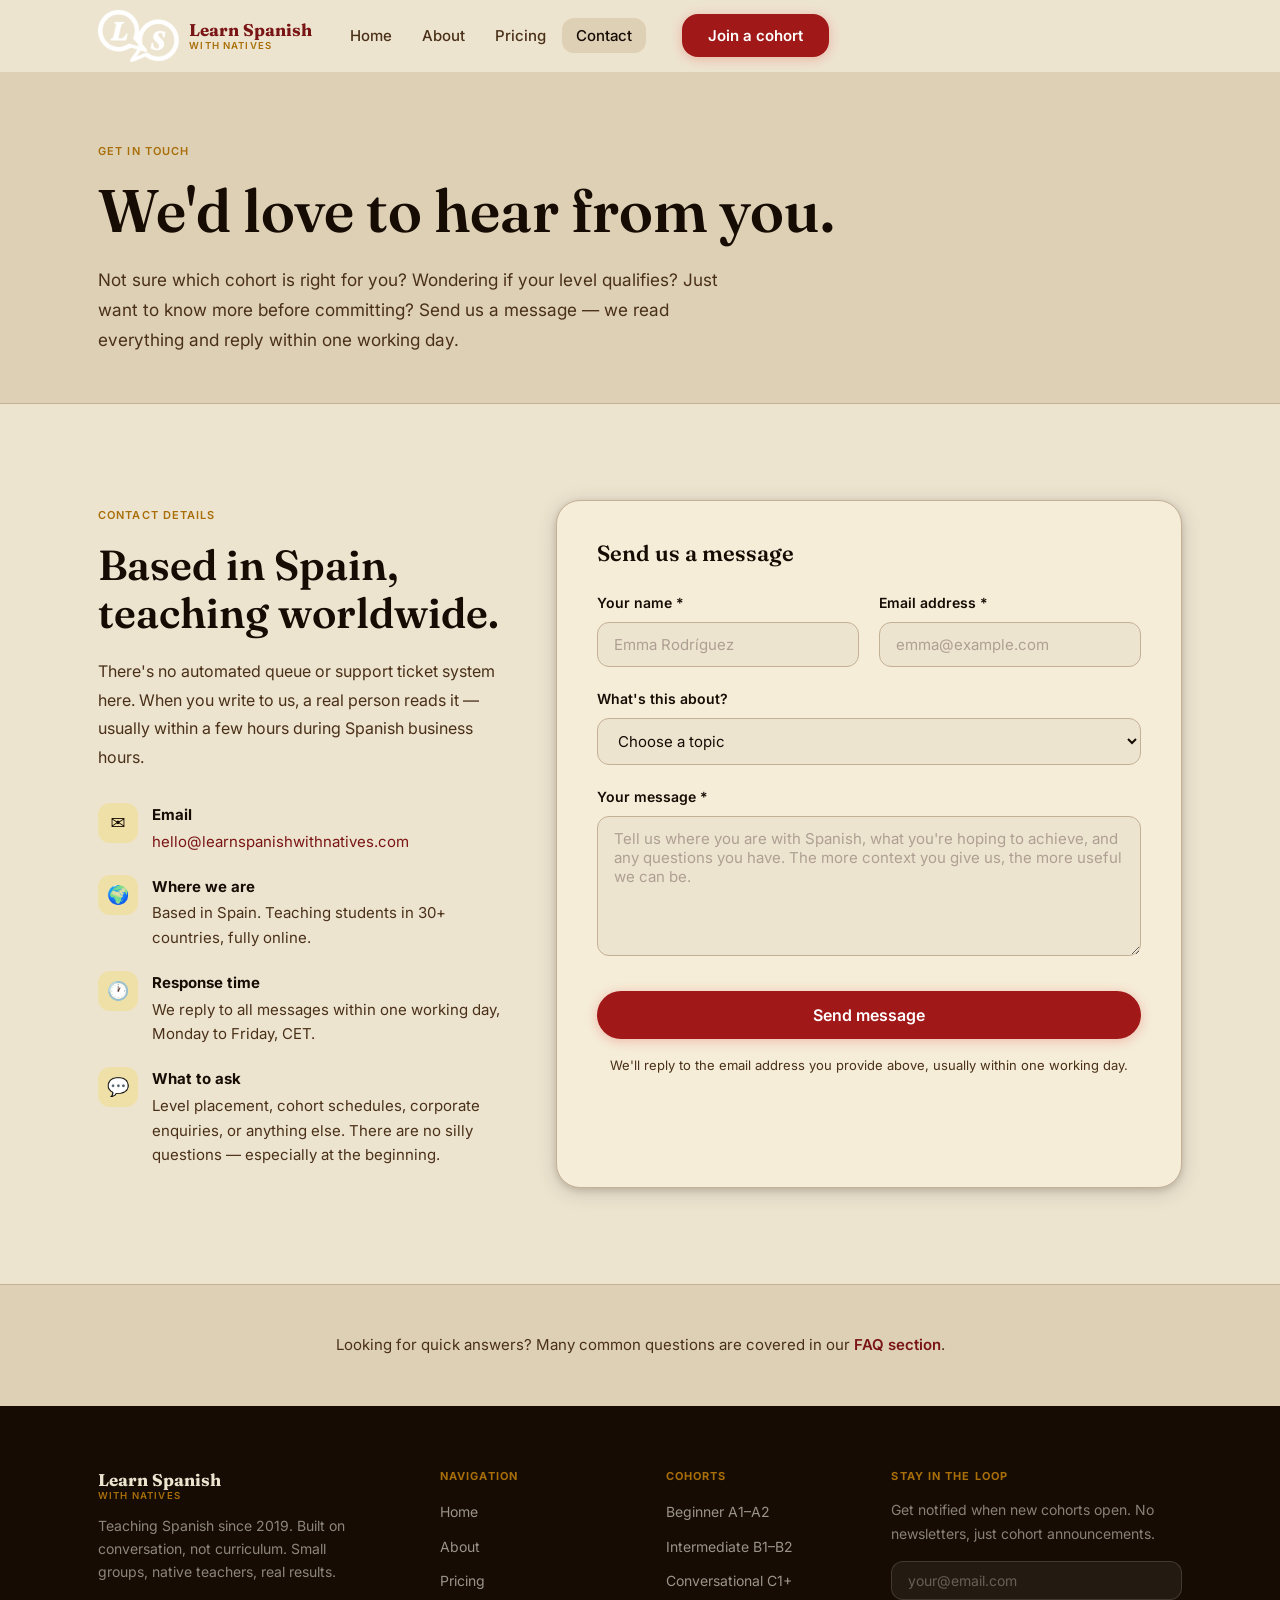
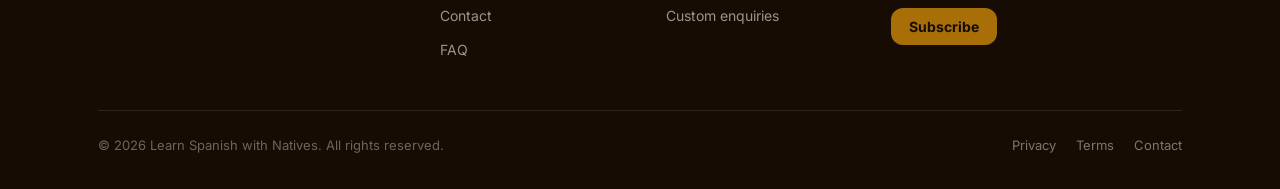
<file: contact.html>
<!DOCTYPE html>
<html lang="en">
<head>
  <meta charset="UTF-8">
  <meta name="viewport" content="width=device-width, initial-scale=1.0">
  <meta name="description" content="Get in touch with Learn Spanish with Natives. We read every message and reply within one working day.">
  <title>Contact — Learn Spanish with Natives</title>
  <link rel="icon" href="assets/img/favicon.ico">
  <link rel="preconnect" href="https://fonts.googleapis.com">
  <link rel="preconnect" href="https://fonts.gstatic.com" crossorigin>
  <link href="https://fonts.googleapis.com/css2?family=Fraunces:ital,opsz,wght@0,9..144,300;0,9..144,400;0,9..144,600;0,9..144,700;1,9..144,400&family=Inter:wght@300;400;500;600&display=swap" rel="stylesheet">
  <link rel="stylesheet" href="assets/css/style.css">
</head>
<body>

  <!-- ═══ Navigation ════════════════════════════════ -->
  <header class="site-nav" id="site-nav">
    <div class="container nav-inner">
      <a href="index.html" class="nav-brand" aria-label="Learn Spanish with Natives — Home">
        <img src="assets/img/logo.png" alt="Learn Spanish with Natives" width="160" height="40"
             onerror="this.style.display='none';this.nextElementSibling.style.display='block'">
        <span class="nav-logo-text">Learn Spanish<small>with Natives</small></span>
      </a>
      <nav aria-label="Main navigation">
        <ul class="nav-links">
          <li><a href="index.html">Home</a></li>
          <li><a href="about.html">About</a></li>
          <li><a href="pricing.html">Pricing</a></li>
          <li><a href="contact.html">Contact</a></li>
        </ul>
      </nav>
      <a href="pricing.html" class="btn btn--primary nav-cta">Join a cohort</a>
      <button class="nav-toggle" id="nav-toggle" aria-label="Open navigation" aria-expanded="false" aria-controls="nav-drawer">
        <span></span><span></span><span></span>
      </button>
    </div>
  </header>
  <div class="nav-drawer" id="nav-drawer" aria-hidden="true">
    <ul>
      <li><a href="index.html">Home</a></li>
      <li><a href="about.html">About</a></li>
      <li><a href="pricing.html">Pricing</a></li>
      <li><a href="contact.html">Contact</a></li>
    </ul>
    <a href="pricing.html" class="btn btn--primary" style="width:100%;justify-content:center;">Join a cohort</a>
  </div>

  <main>

    <!-- ═══ Page Hero ══════════════════════════════ -->
    <section class="page-hero" aria-labelledby="page-heading">
      <div class="container">
        <span class="label">Get in touch</span>
        <h1 id="page-heading">We'd love to hear from you.</h1>
        <p class="lead">Not sure which cohort is right for you? Wondering if your level qualifies? Just want to know more before committing? Send us a message — we read everything and reply within one working day.</p>
      </div>
    </section>

    <!-- ═══ Contact Section ════════════════════════ -->
    <section class="contact-section" aria-labelledby="contact-form-heading">
      <div class="container contact-inner">

        <!-- Left: Info -->
        <div class="contact-info fade-up">
          <span class="label">Contact details</span>
          <h2 id="contact-info-heading">Based in Spain, teaching worldwide.</h2>
          <p>There's no automated queue or support ticket system here. When you write to us, a real person reads it — usually within a few hours during Spanish business hours.</p>

          <div class="contact-detail">
            <div class="contact-icon" aria-hidden="true">✉️</div>
            <div class="contact-detail-text">
              <strong>Email</strong>
              <a href="mailto:hello@learnspanishwithnatives.com">hello@learnspanishwithnatives.com</a>
            </div>
          </div>

          <div class="contact-detail">
            <div class="contact-icon" aria-hidden="true">🌍</div>
            <div class="contact-detail-text">
              <strong>Where we are</strong>
              <p>Based in Spain. Teaching students in 30+ countries, fully online.</p>
            </div>
          </div>

          <div class="contact-detail">
            <div class="contact-icon" aria-hidden="true">🕐</div>
            <div class="contact-detail-text">
              <strong>Response time</strong>
              <p>We reply to all messages within one working day, Monday to Friday, CET.</p>
            </div>
          </div>

          <div class="contact-detail">
            <div class="contact-icon" aria-hidden="true">💬</div>
            <div class="contact-detail-text">
              <strong>What to ask</strong>
              <p>Level placement, cohort schedules, corporate enquiries, or anything else. There are no silly questions — especially at the beginning.</p>
            </div>
          </div>
        </div>

        <!-- Right: Form -->
        <div class="contact-form-wrap fade-up">
          <h3 id="contact-form-heading">Send us a message</h3>
          <form action="#" method="post" novalidate aria-label="Contact form">

            <div class="form-row">
              <div class="form-group">
                <label for="contact-name">Your name <span aria-hidden="true">*</span></label>
                <input type="text" id="contact-name" name="name" autocomplete="name"
                       placeholder="Emma Rodríguez" required aria-required="true">
              </div>
              <div class="form-group">
                <label for="contact-email">Email address <span aria-hidden="true">*</span></label>
                <input type="email" id="contact-email" name="email" autocomplete="email"
                       placeholder="emma@example.com" required aria-required="true">
              </div>
            </div>

            <div class="form-group">
              <label for="contact-subject">What's this about?</label>
              <select id="contact-subject" name="subject">
                <option value="" disabled selected>Choose a topic</option>
                <option value="level">Which level is right for me</option>
                <option value="cohort">Upcoming cohort dates</option>
                <option value="pricing">Pricing and plans</option>
                <option value="corporate">Corporate or group booking</option>
                <option value="teacher">Questions about a specific teacher</option>
                <option value="other">Something else</option>
              </select>
            </div>

            <div class="form-group">
              <label for="contact-message">Your message <span aria-hidden="true">*</span></label>
              <textarea id="contact-message" name="message"
                        placeholder="Tell us where you are with Spanish, what you're hoping to achieve, and any questions you have. The more context you give us, the more useful we can be." required aria-required="true"></textarea>
            </div>

            <button type="submit" class="btn btn--primary btn--lg" style="width:100%;justify-content:center;margin-top:0.5rem;">
              Send message
            </button>

            <p style="margin-top:1rem;font-size:0.8125rem;color:var(--ink-muted);text-align:center;max-width:none;">We'll reply to the email address you provide above, usually within one working day.</p>

          </form>
        </div>

      </div>
    </section>

    <!-- ═══ FAQ Nudge ══════════════════════════════ -->
    <section style="padding-block:3rem;background:var(--cream-mid);border-top:1px solid var(--cream-dark);" aria-label="FAQ suggestion">
      <div class="container" style="text-align:center">
        <p style="color:var(--ink-muted);font-size:0.9375rem;margin-inline:auto;">Looking for quick answers? Many common questions are covered in our <a href="index.html#faq" style="color:var(--maroon);font-weight:600;">FAQ section</a>.</p>
      </div>
    </section>

  </main>

  <!-- ═══ Footer ══════════════════════════════════ -->
  <footer>
    <div class="container">
      <div class="footer-grid">
        <div class="footer-brand">
          <div class="nav-logo-text">Learn Spanish<small>with Natives</small></div>
          <p>Teaching Spanish since 2019. Built on conversation, not curriculum. Small groups, native teachers, real results.</p>
        </div>
        <div class="footer-col">
          <h4>Navigation</h4>
          <ul>
            <li><a href="index.html">Home</a></li>
            <li><a href="about.html">About</a></li>
            <li><a href="pricing.html">Pricing</a></li>
            <li><a href="contact.html">Contact</a></li>
            <li><a href="index.html#faq">FAQ</a></li>
          </ul>
        </div>
        <div class="footer-col">
          <h4>Cohorts</h4>
          <ul>
            <li><a href="pricing.html">Beginner A1–A2</a></li>
            <li><a href="pricing.html">Intermediate B1–B2</a></li>
            <li><a href="pricing.html">Conversational C1+</a></li>
            <li><a href="contact.html">Custom enquiries</a></li>
          </ul>
        </div>
        <div class="footer-col">
          <h4>Stay in the loop</h4>
          <p style="font-size:0.875rem;color:rgba(250,246,239,0.5);margin-bottom:1rem;max-width:none;">Get notified when new cohorts open. No newsletters, just cohort announcements.</p>
          <form class="newsletter-form" aria-label="Newsletter signup" novalidate>
            <input type="email" placeholder="your@email.com" aria-label="Your email address" autocomplete="email">
            <button type="submit">Subscribe</button>
          </form>
        </div>
      </div>
      <div class="footer-bottom">
        <span>© 2026 Learn Spanish with Natives. All rights reserved.</span>
        <div class="footer-links">
          <a href="#">Privacy</a>
          <a href="#">Terms</a>
          <a href="contact.html">Contact</a>
        </div>
      </div>
    </div>
  </footer>

  <script src="assets/js/main.js"></script>
</body>
</html>
</file>
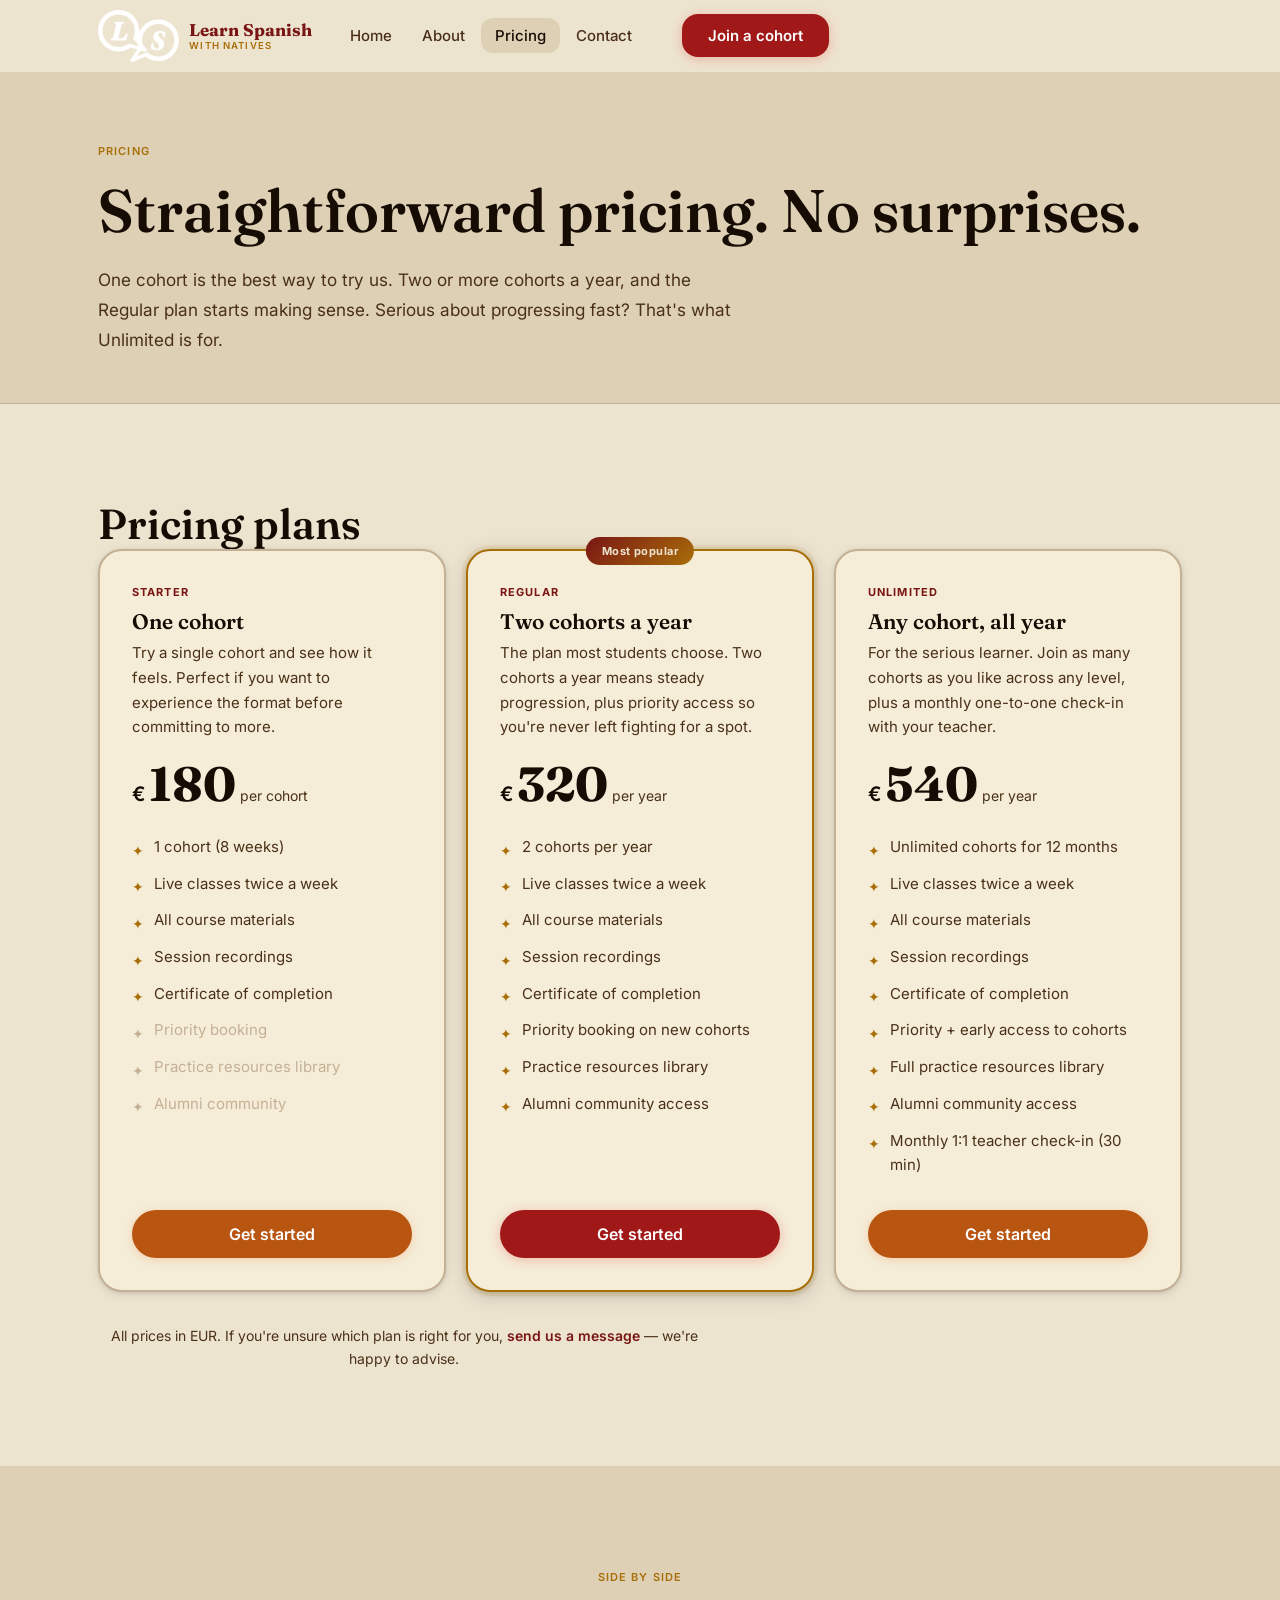
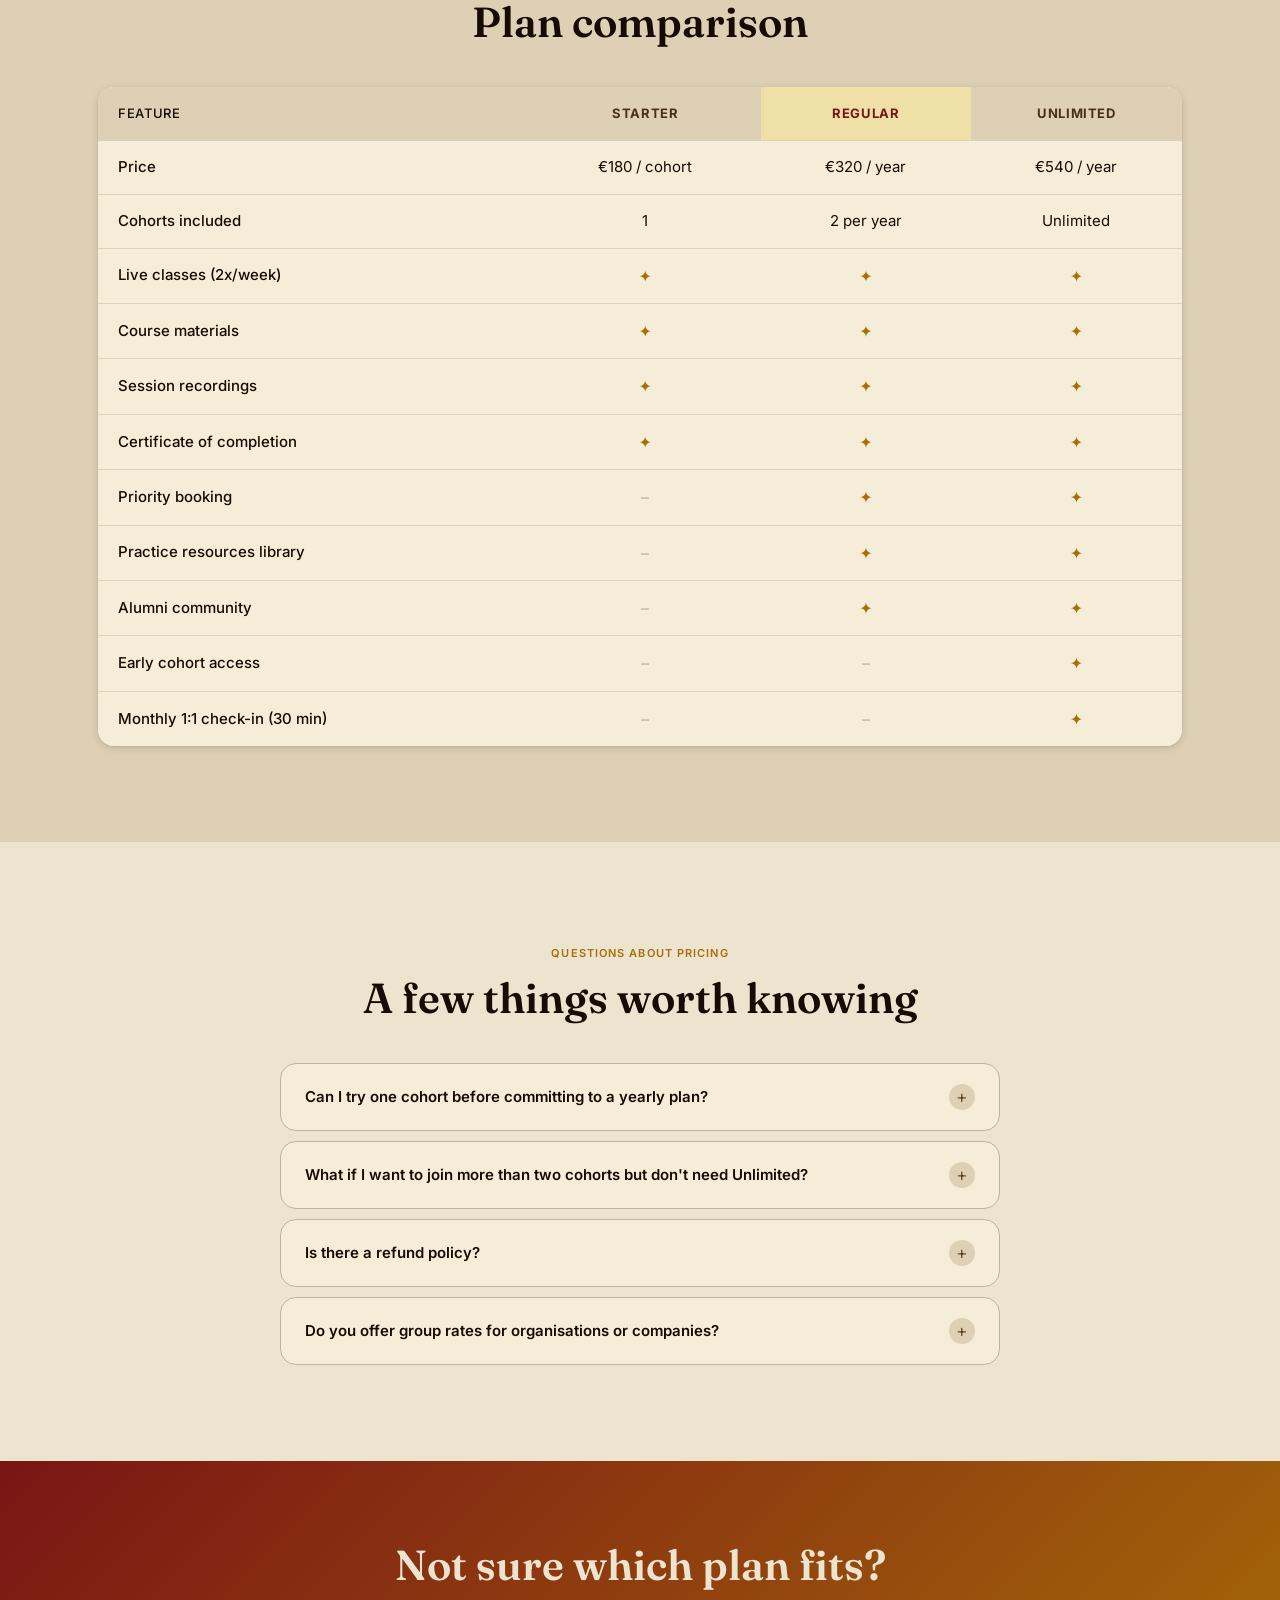
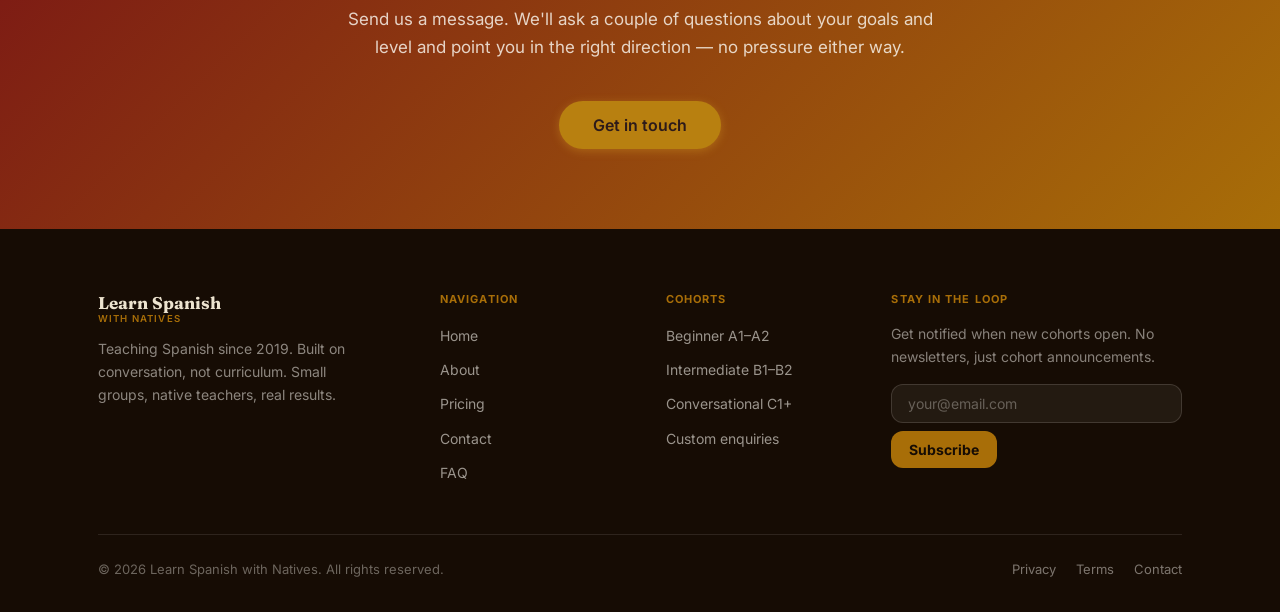
<file: pricing.html>
<!DOCTYPE html>
<html lang="en">
<head>
  <meta charset="UTF-8">
  <meta name="viewport" content="width=device-width, initial-scale=1.0">
  <meta name="description" content="Simple, transparent pricing for Learn Spanish with Natives cohorts. One cohort from €180, or commit to a year for unlimited access.">
  <title>Pricing — Learn Spanish with Natives</title>
  <link rel="icon" href="assets/img/favicon.ico">
  <link rel="preconnect" href="https://fonts.googleapis.com">
  <link rel="preconnect" href="https://fonts.gstatic.com" crossorigin>
  <link href="https://fonts.googleapis.com/css2?family=Fraunces:ital,opsz,wght@0,9..144,300;0,9..144,400;0,9..144,600;0,9..144,700;1,9..144,400&family=Inter:wght@300;400;500;600&display=swap" rel="stylesheet">
  <link rel="stylesheet" href="assets/css/style.css">
</head>
<body>

  <!-- ═══ Navigation ════════════════════════════════ -->
  <header class="site-nav" id="site-nav">
    <div class="container nav-inner">
      <a href="index.html" class="nav-brand" aria-label="Learn Spanish with Natives — Home">
        <img src="assets/img/logo.png" alt="Learn Spanish with Natives" width="160" height="40"
             onerror="this.style.display='none';this.nextElementSibling.style.display='block'">
        <span class="nav-logo-text">Learn Spanish<small>with Natives</small></span>
      </a>
      <nav aria-label="Main navigation">
        <ul class="nav-links">
          <li><a href="index.html">Home</a></li>
          <li><a href="about.html">About</a></li>
          <li><a href="pricing.html">Pricing</a></li>
          <li><a href="contact.html">Contact</a></li>
        </ul>
      </nav>
      <a href="pricing.html" class="btn btn--primary nav-cta">Join a cohort</a>
      <button class="nav-toggle" id="nav-toggle" aria-label="Open navigation" aria-expanded="false" aria-controls="nav-drawer">
        <span></span><span></span><span></span>
      </button>
    </div>
  </header>
  <div class="nav-drawer" id="nav-drawer" aria-hidden="true">
    <ul>
      <li><a href="index.html">Home</a></li>
      <li><a href="about.html">About</a></li>
      <li><a href="pricing.html">Pricing</a></li>
      <li><a href="contact.html">Contact</a></li>
    </ul>
    <a href="pricing.html" class="btn btn--primary" style="width:100%;justify-content:center;">Join a cohort</a>
  </div>

  <main>

    <!-- ═══ Page Hero ══════════════════════════════ -->
    <section class="page-hero" aria-labelledby="page-heading">
      <div class="container">
        <span class="label">Pricing</span>
        <h1 id="page-heading">Straightforward pricing. No surprises.</h1>
        <p class="lead">One cohort is the best way to try us. Two or more cohorts a year, and the Regular plan starts making sense. Serious about progressing fast? That's what Unlimited is for.</p>
      </div>
    </section>

    <!-- ═══ Pricing Cards ══════════════════════════ -->
    <section class="pricing-section" aria-labelledby="pricing-cards-heading">
      <div class="container">
        <h2 id="pricing-cards-heading" class="sr-only">Pricing plans</h2>
        <div class="pricing-grid">

          <div class="pricing-card fade-up">
            <div class="pricing-tier">Starter</div>
            <h3>One cohort</h3>
            <p>Try a single cohort and see how it feels. Perfect if you want to experience the format before committing to more.</p>
            <div class="pricing-price">
              <span class="price-currency">€</span>
              <span class="price-amount">180</span>
              <span class="price-period">per cohort</span>
            </div>
            <ul class="pricing-features" aria-label="Starter plan features">
              <li><span class="check" aria-hidden="true">✦</span> 1 cohort (8 weeks)</li>
              <li><span class="check" aria-hidden="true">✦</span> Live classes twice a week</li>
              <li><span class="check" aria-hidden="true">✦</span> All course materials</li>
              <li><span class="check" aria-hidden="true">✦</span> Session recordings</li>
              <li><span class="check" aria-hidden="true">✦</span> Certificate of completion</li>
              <li><span class="muted check" aria-hidden="true" style="color:var(--cream-dark)">✦</span> <span style="color:var(--cream-dark)">Priority booking</span></li>
              <li><span class="muted check" aria-hidden="true" style="color:var(--cream-dark)">✦</span> <span style="color:var(--cream-dark)">Practice resources library</span></li>
              <li><span class="muted check" aria-hidden="true" style="color:var(--cream-dark)">✦</span> <span style="color:var(--cream-dark)">Alumni community</span></li>
            </ul>
            <a href="contact.html" class="btn btn--outline btn--lg" style="width:100%;justify-content:center;">Get started</a>
          </div>

          <div class="pricing-card pricing-card--popular fade-up">
            <span class="popular-badge">Most popular</span>
            <div class="pricing-tier">Regular</div>
            <h3>Two cohorts a year</h3>
            <p>The plan most students choose. Two cohorts a year means steady progression, plus priority access so you're never left fighting for a spot.</p>
            <div class="pricing-price">
              <span class="price-currency">€</span>
              <span class="price-amount">320</span>
              <span class="price-period">per year</span>
            </div>
            <ul class="pricing-features" aria-label="Regular plan features">
              <li><span class="check" aria-hidden="true">✦</span> 2 cohorts per year</li>
              <li><span class="check" aria-hidden="true">✦</span> Live classes twice a week</li>
              <li><span class="check" aria-hidden="true">✦</span> All course materials</li>
              <li><span class="check" aria-hidden="true">✦</span> Session recordings</li>
              <li><span class="check" aria-hidden="true">✦</span> Certificate of completion</li>
              <li><span class="check" aria-hidden="true">✦</span> Priority booking on new cohorts</li>
              <li><span class="check" aria-hidden="true">✦</span> Practice resources library</li>
              <li><span class="check" aria-hidden="true">✦</span> Alumni community access</li>
            </ul>
            <a href="contact.html" class="btn btn--primary btn--lg" style="width:100%;justify-content:center;">Get started</a>
          </div>

          <div class="pricing-card fade-up">
            <div class="pricing-tier">Unlimited</div>
            <h3>Any cohort, all year</h3>
            <p>For the serious learner. Join as many cohorts as you like across any level, plus a monthly one-to-one check-in with your teacher.</p>
            <div class="pricing-price">
              <span class="price-currency">€</span>
              <span class="price-amount">540</span>
              <span class="price-period">per year</span>
            </div>
            <ul class="pricing-features" aria-label="Unlimited plan features">
              <li><span class="check" aria-hidden="true">✦</span> Unlimited cohorts for 12 months</li>
              <li><span class="check" aria-hidden="true">✦</span> Live classes twice a week</li>
              <li><span class="check" aria-hidden="true">✦</span> All course materials</li>
              <li><span class="check" aria-hidden="true">✦</span> Session recordings</li>
              <li><span class="check" aria-hidden="true">✦</span> Certificate of completion</li>
              <li><span class="check" aria-hidden="true">✦</span> Priority + early access to cohorts</li>
              <li><span class="check" aria-hidden="true">✦</span> Full practice resources library</li>
              <li><span class="check" aria-hidden="true">✦</span> Alumni community access</li>
              <li><span class="check" aria-hidden="true">✦</span> Monthly 1:1 teacher check-in (30 min)</li>
            </ul>
            <a href="contact.html" class="btn btn--outline btn--lg" style="width:100%;justify-content:center;">Get started</a>
          </div>

        </div>
        <p style="text-align:center;margin-top:2rem;font-size:0.875rem;color:var(--ink-muted)">All prices in EUR. If you're unsure which plan is right for you, <a href="contact.html" style="color:var(--maroon);font-weight:600;">send us a message</a> — we're happy to advise.</p>
      </div>
    </section>

    <!-- ═══ Comparison Table ═══════════════════════ -->
    <section class="comparison-section" aria-labelledby="comparison-heading">
      <div class="container">
        <div class="section-header section-header--center fade-up">
          <span class="label">Side by side</span>
          <h2 id="comparison-heading">Plan comparison</h2>
        </div>
        <div class="comparison-wrap fade-up" role="region" aria-label="Plan comparison table">
          <table class="comparison-table">
            <thead>
              <tr>
                <th scope="col">Feature</th>
                <th scope="col">Starter</th>
                <th scope="col" class="highlight">Regular</th>
                <th scope="col">Unlimited</th>
              </tr>
            </thead>
            <tbody>
              <tr>
                <td>Price</td>
                <td>€180 / cohort</td>
                <td>€320 / year</td>
                <td>€540 / year</td>
              </tr>
              <tr>
                <td>Cohorts included</td>
                <td>1</td>
                <td>2 per year</td>
                <td>Unlimited</td>
              </tr>
              <tr>
                <td>Live classes (2x/week)</td>
                <td class="yes">✦</td>
                <td class="yes">✦</td>
                <td class="yes">✦</td>
              </tr>
              <tr>
                <td>Course materials</td>
                <td class="yes">✦</td>
                <td class="yes">✦</td>
                <td class="yes">✦</td>
              </tr>
              <tr>
                <td>Session recordings</td>
                <td class="yes">✦</td>
                <td class="yes">✦</td>
                <td class="yes">✦</td>
              </tr>
              <tr>
                <td>Certificate of completion</td>
                <td class="yes">✦</td>
                <td class="yes">✦</td>
                <td class="yes">✦</td>
              </tr>
              <tr>
                <td>Priority booking</td>
                <td class="no">–</td>
                <td class="yes">✦</td>
                <td class="yes">✦</td>
              </tr>
              <tr>
                <td>Practice resources library</td>
                <td class="no">–</td>
                <td class="yes">✦</td>
                <td class="yes">✦</td>
              </tr>
              <tr>
                <td>Alumni community</td>
                <td class="no">–</td>
                <td class="yes">✦</td>
                <td class="yes">✦</td>
              </tr>
              <tr>
                <td>Early cohort access</td>
                <td class="no">–</td>
                <td class="no">–</td>
                <td class="yes">✦</td>
              </tr>
              <tr>
                <td>Monthly 1:1 check-in (30 min)</td>
                <td class="no">–</td>
                <td class="no">–</td>
                <td class="yes">✦</td>
              </tr>
            </tbody>
          </table>
        </div>
      </div>
    </section>

    <!-- ═══ Pricing FAQ ════════════════════════════ -->
    <section class="pricing-faq" aria-labelledby="pricing-faq-heading">
      <div class="container">
        <div class="section-header section-header--center fade-up">
          <span class="label">Questions about pricing</span>
          <h2 id="pricing-faq-heading">A few things worth knowing</h2>
        </div>
        <div class="faq-list fade-up">

          <div class="faq-item">
            <button class="faq-question" aria-expanded="false" aria-controls="pfaq-1">
              Can I try one cohort before committing to a yearly plan?
              <span class="faq-icon" aria-hidden="true">+</span>
            </button>
            <div class="faq-answer" id="pfaq-1" role="region">
              Absolutely — that's what the Starter plan is for. Many students start with a single cohort, see how the format feels, and then move to the Regular or Unlimited plan for the next one. There's no pressure to commit upfront.
            </div>
          </div>

          <div class="faq-item">
            <button class="faq-question" aria-expanded="false" aria-controls="pfaq-2">
              What if I want to join more than two cohorts but don't need Unlimited?
              <span class="faq-icon" aria-hidden="true">+</span>
            </button>
            <div class="faq-answer" id="pfaq-2" role="region">
              Get in touch and we'll work something out. If you're planning three cohorts in a year, Unlimited almost certainly makes more financial sense anyway — but we're flexible and happy to find an arrangement that works for you.
            </div>
          </div>

          <div class="faq-item">
            <button class="faq-question" aria-expanded="false" aria-controls="pfaq-3">
              Is there a refund policy?
              <span class="faq-icon" aria-hidden="true">+</span>
            </button>
            <div class="faq-answer" id="pfaq-3" role="region">
              If you notify us at least 7 days before a cohort starts, we'll move your booking to the next available cohort at no charge. For cancellations within 7 days of the start date, we can offer a credit towards a future cohort. Full refund requests are considered on a case-by-case basis.
            </div>
          </div>

          <div class="faq-item">
            <button class="faq-question" aria-expanded="false" aria-controls="pfaq-4">
              Do you offer group rates for organisations or companies?
              <span class="faq-icon" aria-hidden="true">+</span>
            </button>
            <div class="faq-answer" id="pfaq-4" role="region">
              Yes. If you'd like to enrol a team or group of colleagues, reach out via the contact page and we'll put together a custom arrangement. Corporate cohorts can be scheduled to fit working hours and are fully tailored to your industry or needs.
            </div>
          </div>

        </div>
      </div>
    </section>

    <!-- ═══ CTA Banner ═════════════════════════════ -->
    <section class="cta-banner" aria-labelledby="pricing-cta-heading">
      <div class="container">
        <div class="cta-banner-inner fade-up">
          <h2 id="pricing-cta-heading">Not sure which plan fits?</h2>
          <p>Send us a message. We'll ask a couple of questions about your goals and level and point you in the right direction — no pressure either way.</p>
          <div class="cta-banner-actions">
            <a href="contact.html" class="btn btn--ghost btn--lg">Get in touch</a>
          </div>
        </div>
      </div>
    </section>

  </main>

  <!-- ═══ Footer ══════════════════════════════════ -->
  <footer>
    <div class="container">
      <div class="footer-grid">
        <div class="footer-brand">
          <div class="nav-logo-text">Learn Spanish<small>with Natives</small></div>
          <p>Teaching Spanish since 2019. Built on conversation, not curriculum. Small groups, native teachers, real results.</p>
        </div>
        <div class="footer-col">
          <h4>Navigation</h4>
          <ul>
            <li><a href="index.html">Home</a></li>
            <li><a href="about.html">About</a></li>
            <li><a href="pricing.html">Pricing</a></li>
            <li><a href="contact.html">Contact</a></li>
            <li><a href="index.html#faq">FAQ</a></li>
          </ul>
        </div>
        <div class="footer-col">
          <h4>Cohorts</h4>
          <ul>
            <li><a href="pricing.html">Beginner A1–A2</a></li>
            <li><a href="pricing.html">Intermediate B1–B2</a></li>
            <li><a href="pricing.html">Conversational C1+</a></li>
            <li><a href="contact.html">Custom enquiries</a></li>
          </ul>
        </div>
        <div class="footer-col">
          <h4>Stay in the loop</h4>
          <p style="font-size:0.875rem;color:rgba(250,246,239,0.5);margin-bottom:1rem;max-width:none;">Get notified when new cohorts open. No newsletters, just cohort announcements.</p>
          <form class="newsletter-form" aria-label="Newsletter signup" novalidate>
            <input type="email" placeholder="your@email.com" aria-label="Your email address" autocomplete="email">
            <button type="submit">Subscribe</button>
          </form>
        </div>
      </div>
      <div class="footer-bottom">
        <span>© 2026 Learn Spanish with Natives. All rights reserved.</span>
        <div class="footer-links">
          <a href="#">Privacy</a>
          <a href="#">Terms</a>
          <a href="contact.html">Contact</a>
        </div>
      </div>
    </div>
  </footer>

  <script src="assets/js/main.js"></script>
</body>
</html>
</file>
<file: assets/css/style.css>
/* =====================================================
   Learn Spanish with Natives — style.css
   =====================================================
   1.  Custom Properties
   2.  Reset & Base
   3.  Typography
   4.  Layout
   5.  Buttons
   6.  Navigation
   7.  Hero
   8.  Social Proof Strip
   9.  How It Works
   10. Why Native Teachers
   11. Cohort Preview
   12. Testimonials
   13. FAQ
   14. CTA Banner
   15. Footer
   16. About Page
   17. Pricing Page
   18. Contact Page
   19. Animations
   20. Responsive
   ===================================================== */

/* ─── 1. Custom Properties ────────────────────────── */
:root {
  /* Brand colours */
  --maroon:       #7A1515;
  --maroon-dark:  #5C0E0E;
  --gold:         #A86E08;
  --cream:        #EDE4D0;
  --ink:          #160C04;
  --ink-muted:    #4A3018;
  --cream-mid:    #DDD0B5;
  --cream-dark:   #C4B095;
  --gold-pale:    #EFE0A8;
  --white:        #F5EDD8;

  /* Gradients */
  --grad:         linear-gradient(135deg, var(--maroon) 0%, var(--gold) 100%);
  --grad-hover:   linear-gradient(135deg, var(--maroon-dark) 0%, #8a5806 100%);

  /* Fonts */
  --ff-serif:     'Fraunces', Georgia, serif;
  --ff-sans:      'Inter', system-ui, -apple-system, sans-serif;

  /* Spacing scale */
  --sp-1:   0.25rem;
  --sp-2:   0.5rem;
  --sp-3:   0.75rem;
  --sp-4:   1rem;
  --sp-5:   1.25rem;
  --sp-6:   1.5rem;
  --sp-8:   2rem;
  --sp-10:  2.5rem;
  --sp-12:  3rem;
  --sp-16:  4rem;
  --sp-20:  5rem;
  --sp-24:  6rem;

  /* Radii */
  --r-sm:   8px;
  --r-md:   12px;
  --r-lg:   16px;
  --r-xl:   24px;
  --r-2xl:  32px;

  /* Shadows */
  --shadow-xs: 0 1px 3px rgba(22,12,4,0.10);
  --shadow-sm: 0 2px 10px rgba(22,12,4,0.12), 0 1px 3px rgba(22,12,4,0.08);
  --shadow-md: 0 4px 20px rgba(22,12,4,0.18), 0 2px 6px rgba(22,12,4,0.12);
  --shadow-lg: 0 8px 40px rgba(22,12,4,0.24), 0 4px 12px rgba(22,12,4,0.16);

  /* Layout */
  --nav-h:      72px;
  --container:  1180px;
  --pad-x:      1.25rem;
}

/* ─── 2. Reset & Base ─────────────────────────────── */
*, *::before, *::after {
  box-sizing: border-box;
  margin: 0;
  padding: 0;
}

html {
  scroll-behavior: smooth;
  -webkit-text-size-adjust: 100%;
}

body {
  font-family: var(--ff-sans);
  font-size: 1rem;
  line-height: 1.65;
  color: var(--ink);
  background: var(--cream);
  overflow-x: hidden;
}

img, video, svg { display: block; max-width: 100%; }
a { color: inherit; text-decoration: none; }
ul, ol { list-style: none; }
button { cursor: pointer; border: none; background: none; font-family: inherit; }
input, textarea, select { font-family: inherit; font-size: inherit; }

/* ─── 3. Typography ───────────────────────────────── */
h1, h2, h3, h4 {
  font-family: var(--ff-serif);
  font-weight: 600;
  line-height: 1.15;
  color: var(--ink);
}

h1 { font-size: clamp(2.125rem, 5vw, 3.75rem); }
h2 { font-size: clamp(1.75rem, 3.5vw, 2.625rem); }
h3 { font-size: clamp(1.2rem, 2.5vw, 1.5rem); }
h4 { font-size: 1.0625rem; }

p { max-width: 68ch; }
.text-center p { margin-inline: auto; }

.label {
  display: inline-block;
  font-size: 0.6875rem;
  font-weight: 600;
  letter-spacing: 0.1em;
  text-transform: uppercase;
  color: var(--gold);
}

.lead {
  font-size: 1.075rem;
  line-height: 1.75;
  color: var(--ink-muted);
}

/* ─── 4. Layout ───────────────────────────────────── */
.container {
  width: 100%;
  max-width: var(--container);
  margin-inline: auto;
  padding-inline: var(--pad-x);
}

section { padding-block: var(--sp-20); }

.section-header { margin-bottom: var(--sp-10); }
.section-header--center { text-align: center; }
.section-header .label { margin-bottom: var(--sp-3); }
.section-header h2 { margin-bottom: var(--sp-4); }
.section-header .lead { margin-top: 0; }

/* ─── 5. Buttons ──────────────────────────────────── */
.btn {
  display: inline-flex;
  align-items: center;
  justify-content: center;
  gap: 0.5rem;
  padding: 0.75rem 1.5rem;
  border-radius: var(--r-lg);
  font-family: var(--ff-sans);
  font-size: 0.9375rem;
  font-weight: 600;
  line-height: 1;
  transition: transform 0.2s ease, box-shadow 0.2s ease, opacity 0.2s ease, background 0.2s ease, border-color 0.2s ease, color 0.2s ease;
  cursor: pointer;
  white-space: nowrap;
}

.btn:focus-visible {
  outline: 2px solid var(--gold);
  outline-offset: 3px;
}

.btn--primary {
  background: #A01818;
  color: #FFFFFF;
  border: 2px solid transparent;
  box-shadow: 0 2px 12px rgba(224,48,48,0.28);
}
.btn--primary:hover {
  background: #880E0E;
  transform: translateY(-1px);
  box-shadow: 0 5px 22px rgba(224,48,48,0.38);
}

.btn--outline {
  background: #B85510;
  color: #FFFFFF;
  border: 2px solid transparent;
  box-shadow: 0 2px 10px rgba(240,120,40,0.24);
}
.btn--outline:hover {
  background: #9A4408;
  transform: translateY(-1px);
  box-shadow: 0 5px 18px rgba(240,120,40,0.36);
}

.btn--ghost {
  background: #B88010;
  color: #2D1A1A;
  border: 2px solid transparent;
  box-shadow: 0 2px 10px rgba(240,192,48,0.28);
}
.btn--ghost:hover {
  background: #9A6A08;
  transform: translateY(-1px);
  box-shadow: 0 5px 18px rgba(240,192,48,0.38);
}

.btn--cream {
  background: #B88010;
  color: #2D1A1A;
  border: 2px solid transparent;
  font-weight: 600;
  box-shadow: 0 2px 10px rgba(240,192,48,0.28);
}
.btn--cream:hover {
  background: #9A6A08;
  transform: translateY(-1px);
}

.btn--lg {
  padding: 0.875rem 2rem;
  font-size: 1rem;
  border-radius: var(--r-xl);
}

/* ─── 6. Navigation ───────────────────────────────── */
.site-nav {
  position: sticky;
  top: 0;
  z-index: 100;
  height: var(--nav-h);
  display: flex;
  align-items: center;
  background: rgba(237,228,208,0.88);
  backdrop-filter: blur(18px);
  -webkit-backdrop-filter: blur(18px);
  border-bottom: 1px solid transparent;
  transition: border-color 0.3s, box-shadow 0.3s;
}

.site-nav.scrolled {
  border-color: var(--cream-dark);
  box-shadow: var(--shadow-sm);
}

.nav-inner {
  display: flex;
  align-items: center;
  gap: var(--sp-6);
  height: 100%;
  width: 100%;
}

.nav-brand {
  flex-shrink: 0;
  display: flex;
  align-items: center;
  gap: 0.625rem;
}

.nav-brand img {
  height: 52px;
  width: auto;
}

.nav-logo-text {
  font-family: var(--ff-serif);
  font-weight: 700;
  font-size: 1.0625rem;
  color: var(--maroon);
  line-height: 1.2;
}

.nav-logo-text small {
  display: block;
  font-family: var(--ff-sans);
  font-size: 0.6rem;
  font-weight: 600;
  letter-spacing: 0.12em;
  text-transform: uppercase;
  color: var(--gold);
}

.nav-links {
  display: none;
  gap: 0.125rem;
  align-items: center;
  margin-inline-start: auto;
}

.nav-links a {
  padding: 0.5rem 0.875rem;
  border-radius: var(--r-md);
  font-size: 0.9375rem;
  font-weight: 500;
  color: var(--ink-muted);
  transition: color 0.2s, background 0.2s;
}

.nav-links a:hover,
.nav-links a.active {
  color: var(--ink);
  background: var(--cream-mid);
}

.nav-cta {
  margin-inline-start: auto;
  display: none;
  flex-shrink: 0;
}

.nav-toggle {
  margin-inline-start: auto;
  display: flex;
  flex-direction: column;
  gap: 5px;
  padding: 8px;
  border-radius: var(--r-sm);
  transition: background 0.2s;
}
.nav-toggle:hover { background: var(--cream-mid); }

.nav-toggle span {
  display: block;
  width: 22px;
  height: 2px;
  background: var(--ink);
  border-radius: 2px;
  transition: transform 0.3s, opacity 0.3s;
  transform-origin: center;
}
.nav-toggle[aria-expanded="true"] span:nth-child(1) { transform: translateY(7px) rotate(45deg); }
.nav-toggle[aria-expanded="true"] span:nth-child(2) { opacity: 0; transform: scaleX(0); }
.nav-toggle[aria-expanded="true"] span:nth-child(3) { transform: translateY(-7px) rotate(-45deg); }

/* Mobile drawer */
.nav-drawer {
  display: none;
  position: fixed;
  top: var(--nav-h);
  left: 0;
  right: 0;
  background: var(--cream);
  border-bottom: 1px solid var(--cream-dark);
  padding: var(--sp-5) var(--pad-x) var(--sp-6);
  box-shadow: var(--shadow-md);
  z-index: 99;
}
.nav-drawer.open { display: block; }
.nav-drawer ul { display: flex; flex-direction: column; gap: 0.25rem; margin-bottom: var(--sp-5); }
.nav-drawer ul a {
  display: block;
  padding: 0.75rem 1rem;
  border-radius: var(--r-md);
  font-weight: 500;
  color: var(--ink-muted);
  transition: background 0.2s, color 0.2s;
}
.nav-drawer ul a:hover,
.nav-drawer ul a.active { background: var(--cream-mid); color: var(--ink); }

/* ─── 7. Hero ─────────────────────────────────────── */
.hero {
  padding-block: var(--sp-16) var(--sp-12);
  overflow: hidden;
}

.hero-inner { display: grid; gap: var(--sp-10); align-items: center; }

.hero-content .label { margin-bottom: var(--sp-5); }
.hero-content h1 { margin-bottom: var(--sp-5); font-weight: 700; }
.hero-content h1 em { font-style: italic; color: var(--maroon); }
.hero-content .lead { margin-bottom: var(--sp-8); max-width: 54ch; }

.hero-actions { display: flex; flex-wrap: wrap; gap: 0.875rem; }

.hero-visual { position: relative; }

.hero-img-wrap {
  border-radius: var(--r-2xl);
  overflow: hidden;
  aspect-ratio: 4 / 3;
  background: var(--cream-mid);
  box-shadow: var(--shadow-lg);
}

.hero-img-wrap img { width: 100%; height: 100%; object-fit: cover; }

.hero-placeholder {
  width: 100%;
  height: 100%;
  min-height: 280px;
  display: flex;
  flex-direction: column;
  align-items: center;
  justify-content: center;
  gap: var(--sp-4);
  background: linear-gradient(145deg, var(--cream-mid) 0%, var(--gold-pale) 100%);
}

.hero-placeholder-icon { font-size: 3.5rem; line-height: 1; }
.hero-placeholder p { font-size: 0.875rem; color: var(--ink-muted); font-style: italic; max-width: none; }

.hero-badge {
  position: absolute;
  bottom: -1rem;
  left: -0.75rem;
  background: var(--white);
  border-radius: var(--r-lg);
  padding: 0.875rem 1.125rem;
  box-shadow: var(--shadow-md);
  display: flex;
  align-items: center;
  gap: 0.75rem;
}

.hero-badge-icon { font-size: 1.375rem; line-height: 1; }

.hero-badge-text {
  font-size: 0.8rem;
  color: var(--ink-muted);
  line-height: 1.4;
}

.hero-badge-text strong { display: block; font-size: 0.9375rem; color: var(--ink); font-weight: 600; }

/* ─── 8. Social Proof Strip ───────────────────────── */
.social-proof {
  padding-block: var(--sp-8);
  background: var(--cream-mid);
  border-block: 1px solid var(--cream-dark);
}

.social-proof-inner {
  display: flex;
  flex-direction: column;
  align-items: center;
  gap: var(--sp-5);
  text-align: center;
}

.social-proof-text {
  font-size: 0.9375rem;
  font-weight: 500;
  color: var(--ink-muted);
}

.social-proof-text strong { color: var(--ink); }

.logo-row {
  display: flex;
  flex-wrap: wrap;
  align-items: center;
  justify-content: center;
  gap: 1.75rem;
}

.logo-placeholder {
  height: 24px;
  background: var(--cream-dark);
  border-radius: var(--r-sm);
  opacity: 0.55;
  flex-shrink: 0;
}

/* ─── 9. How It Works ─────────────────────────────── */
.how-it-works { background: var(--cream); }

.steps-grid { display: grid; gap: var(--sp-5); }

.step-card {
  background: var(--white);
  border-radius: var(--r-xl);
  padding: var(--sp-8);
  box-shadow: var(--shadow-sm);
  border: 1px solid var(--cream-dark);
  transition: transform 0.3s, box-shadow 0.3s;
}

.step-card:hover {
  transform: translateY(-3px);
  box-shadow: var(--shadow-md);
}

.step-header {
  display: flex;
  align-items: center;
  gap: var(--sp-4);
  margin-bottom: var(--sp-5);
}

.step-num {
  display: inline-flex;
  align-items: center;
  justify-content: center;
  width: 2.25rem;
  height: 2.25rem;
  background: var(--grad);
  color: var(--cream);
  border-radius: 50%;
  font-weight: 700;
  font-size: 0.875rem;
  flex-shrink: 0;
}

.step-icon { font-size: 1.75rem; line-height: 1; }
.step-card h3 { margin-bottom: var(--sp-3); }
.step-card p { color: var(--ink-muted); font-size: 0.9375rem; line-height: 1.7; }

/* ─── 10. Why Native Teachers ─────────────────────── */
.why-natives { background: var(--cream-mid); }
.why-inner { display: grid; gap: var(--sp-10); align-items: center; }
.why-text .label { margin-bottom: var(--sp-4); }
.why-text h2 { margin-bottom: var(--sp-5); }
.why-text > p { color: var(--ink-muted); line-height: 1.8; margin-bottom: var(--sp-5); }
.why-text .btn { margin-top: var(--sp-2); }

.testimonial-card {
  background: var(--white);
  border-radius: var(--r-xl);
  padding: var(--sp-8);
  box-shadow: var(--shadow-md);
  border-left: 4px solid var(--gold);
  position: relative;
  overflow: hidden;
}

.testimonial-card::before {
  content: '\201C';
  font-family: var(--ff-serif);
  font-size: 8rem;
  line-height: 0.7;
  color: var(--gold-pale);
  position: absolute;
  top: var(--sp-4);
  left: var(--sp-6);
  pointer-events: none;
  user-select: none;
}

.testimonial-card blockquote {
  font-family: var(--ff-serif);
  font-size: 1.0625rem;
  line-height: 1.75;
  color: var(--ink);
  font-style: italic;
  margin-bottom: var(--sp-6);
  padding-top: var(--sp-8);
  position: relative;
  z-index: 1;
}

.testimonial-meta { display: flex; align-items: center; gap: 0.875rem; }

.testimonial-avatar {
  width: 2.5rem;
  height: 2.5rem;
  border-radius: 50%;
  background: var(--grad);
  display: flex;
  align-items: center;
  justify-content: center;
  color: var(--cream);
  font-weight: 600;
  font-size: 0.875rem;
  flex-shrink: 0;
}

.testimonial-name { font-weight: 600; font-size: 0.9375rem; }
.testimonial-location { font-size: 0.8125rem; color: var(--ink-muted); }

/* ─── 11. Cohort Preview ──────────────────────────── */
.cohort-preview { background: var(--cream); }
.cohort-grid { display: grid; gap: var(--sp-5); }

.cohort-card {
  background: var(--white);
  border-radius: var(--r-xl);
  padding: var(--sp-8);
  box-shadow: var(--shadow-sm);
  border: 2px solid var(--cream-dark);
  transition: border-color 0.3s, transform 0.3s, box-shadow 0.3s;
  display: flex;
  flex-direction: column;
}

.cohort-card:hover {
  border-color: var(--gold);
  transform: translateY(-2px);
  box-shadow: var(--shadow-md);
}

.cohort-card--featured { border-color: var(--gold); }

.cohort-badge {
  display: inline-block;
  padding: 0.275rem 0.75rem;
  border-radius: 999px;
  font-size: 0.75rem;
  font-weight: 700;
  background: var(--gold);
  color: var(--ink);
  margin-bottom: var(--sp-3);
  align-self: flex-start;
}

.cohort-level {
  font-size: 0.7rem;
  font-weight: 700;
  letter-spacing: 0.1em;
  text-transform: uppercase;
  color: var(--maroon);
  margin-bottom: var(--sp-2);
}

.cohort-card h3 { margin-bottom: var(--sp-3); font-size: 1.3125rem; }
.cohort-card > p { color: var(--ink-muted); font-size: 0.9375rem; margin-bottom: var(--sp-6); flex: 1; }

.cohort-meta {
  display: flex;
  flex-direction: column;
  gap: 0.5rem;
  padding-block: var(--sp-5);
  border-block: 1px solid var(--cream-dark);
  margin-bottom: var(--sp-5);
}

.cohort-meta-item {
  display: flex;
  align-items: center;
  gap: 0.625rem;
  font-size: 0.875rem;
}

.cohort-meta-item .icon { font-size: 0.9375rem; width: 1.25rem; text-align: center; flex-shrink: 0; }
.cohort-meta-item span { color: var(--ink-muted); }
.cohort-meta-item strong { color: var(--ink); }

.spots-left {
  font-size: 0.8125rem;
  font-weight: 600;
  color: var(--maroon);
  margin-bottom: var(--sp-4);
}

/* ─── 12. Testimonials ────────────────────────────── */
.testimonials { background: var(--cream-mid); }
.testimonials-grid { display: grid; gap: var(--sp-5); }

.testi-card {
  background: var(--white);
  border-radius: var(--r-xl);
  padding: var(--sp-6) var(--sp-6) var(--sp-7);
  box-shadow: var(--shadow-sm);
  border: 1px solid var(--cream-dark);
}

.testi-stars {
  color: var(--gold);
  font-size: 0.875rem;
  letter-spacing: 2px;
  margin-bottom: var(--sp-4);
}

.testi-card blockquote {
  font-size: 0.9375rem;
  line-height: 1.78;
  color: var(--ink-muted);
  font-style: italic;
  margin-bottom: var(--sp-5);
}

/* ─── 13. FAQ ─────────────────────────────────────── */
.faq { background: var(--cream); }

.faq-list {
  max-width: 720px;
  margin-inline: auto;
  display: flex;
  flex-direction: column;
  gap: 0.625rem;
}

.faq-item {
  background: var(--white);
  border-radius: var(--r-lg);
  border: 1px solid var(--cream-dark);
  overflow: hidden;
  transition: border-color 0.2s;
}

.faq-item.open { border-color: var(--gold); }

.faq-question {
  width: 100%;
  display: flex;
  align-items: center;
  justify-content: space-between;
  gap: var(--sp-4);
  padding: var(--sp-5) var(--sp-6);
  text-align: left;
  font-size: 0.9375rem;
  font-weight: 600;
  color: var(--ink);
  transition: background 0.2s;
}

.faq-question:hover { background: var(--cream-mid); }
.faq-question:focus-visible { outline: 2px solid var(--gold); outline-offset: -2px; border-radius: var(--r-lg); }

.faq-icon {
  width: 1.625rem;
  height: 1.625rem;
  border-radius: 50%;
  background: var(--cream-mid);
  display: inline-flex;
  align-items: center;
  justify-content: center;
  flex-shrink: 0;
  font-size: 1.125rem;
  line-height: 1;
  font-weight: 300;
  transition: background 0.25s, transform 0.3s, color 0.2s;
  color: var(--ink-muted);
}

.faq-item.open .faq-icon {
  background: var(--gold-pale);
  transform: rotate(45deg);
  color: var(--maroon);
}

.faq-answer {
  display: none;
  padding: 0 var(--sp-6) var(--sp-5);
  font-size: 0.9375rem;
  color: var(--ink-muted);
  line-height: 1.78;
  border-top: 1px solid var(--cream-mid);
}

.faq-item.open .faq-answer { display: block; }

/* ─── 14. CTA Banner ──────────────────────────────── */
.cta-banner {
  background: var(--grad);
  padding-block: var(--sp-20);
}

.cta-banner-inner {
  text-align: center;
  max-width: 600px;
  margin-inline: auto;
}

.cta-banner h2 { color: var(--cream); margin-bottom: var(--sp-4); }
.cta-banner p { color: rgba(250,246,239,0.82); margin-bottom: var(--sp-10); margin-inline: auto; font-size: 1.0625rem; }
.cta-banner-actions { display: flex; flex-wrap: wrap; gap: var(--sp-4); justify-content: center; }

/* ─── 15. Footer ──────────────────────────────────── */
footer {
  background: var(--ink);
  color: rgba(250,246,239,0.72);
  padding-block: var(--sp-16) var(--sp-8);
}

.footer-grid { display: grid; gap: var(--sp-8); margin-bottom: var(--sp-12); }

.footer-brand .nav-logo-text { color: var(--cream); margin-bottom: var(--sp-3); }
.footer-brand .nav-logo-text small { color: var(--gold); }

.footer-brand p {
  font-size: 0.875rem;
  line-height: 1.65;
  max-width: 30ch;
  color: rgba(250,246,239,0.52);
}

.footer-col h4 {
  font-family: var(--ff-sans);
  font-size: 0.6875rem;
  font-weight: 700;
  letter-spacing: 0.1em;
  text-transform: uppercase;
  color: var(--gold);
  margin-bottom: var(--sp-4);
}

.footer-col ul { display: flex; flex-direction: column; gap: 0.5rem; }
.footer-col ul a {
  font-size: 0.875rem;
  color: rgba(250,246,239,0.58);
  transition: color 0.2s;
}
.footer-col ul a:hover { color: var(--cream); }

.newsletter-form { display: flex; gap: 0.5rem; flex-wrap: wrap; }

.newsletter-form input {
  flex: 1;
  min-width: 180px;
  padding: 0.625rem 1rem;
  border-radius: var(--r-md);
  border: 1px solid rgba(250,246,239,0.14);
  background: rgba(250,246,239,0.06);
  color: var(--cream);
  font-size: 0.875rem;
}

.newsletter-form input::placeholder { color: rgba(250,246,239,0.32); }
.newsletter-form input:focus { outline: 1px solid var(--gold); border-color: var(--gold); }

.newsletter-form button {
  padding: 0.625rem 1.125rem;
  background: var(--gold);
  color: var(--ink);
  border-radius: var(--r-md);
  font-weight: 700;
  font-size: 0.875rem;
  transition: opacity 0.2s;
}
.newsletter-form button:hover { opacity: 0.85; }

.footer-bottom {
  display: flex;
  flex-wrap: wrap;
  gap: var(--sp-4);
  align-items: center;
  justify-content: space-between;
  padding-top: var(--sp-6);
  border-top: 1px solid rgba(250,246,239,0.1);
  font-size: 0.8125rem;
  color: rgba(250,246,239,0.38);
}

.footer-links { display: flex; gap: var(--sp-5); }
.footer-links a { color: rgba(250,246,239,0.45); transition: color 0.2s; }
.footer-links a:hover { color: var(--cream); }

/* ─── 16. About Page ──────────────────────────────── */
.page-hero {
  padding-block: var(--sp-16) var(--sp-12);
  background: var(--cream-mid);
  border-bottom: 1px solid var(--cream-dark);
}

.page-hero .label { margin-bottom: var(--sp-4); }
.page-hero h1 { margin-bottom: var(--sp-5); }
.page-hero .lead { max-width: 58ch; }

.mission-section { background: var(--cream); }
.mission-inner { max-width: 760px; margin-inline: auto; text-align: center; }
.mission-inner h2 { margin-bottom: var(--sp-5); }
.mission-inner p { color: var(--ink-muted); line-height: 1.85; margin-inline: auto; }
.mission-inner p + p { margin-top: var(--sp-4); }

.teachers-section { background: var(--cream-mid); }
.teachers-grid { display: grid; gap: var(--sp-5); }

.teacher-card {
  background: var(--white);
  border-radius: var(--r-xl);
  padding: var(--sp-8);
  box-shadow: var(--shadow-sm);
  border: 1px solid var(--cream-dark);
  display: flex;
  flex-direction: column;
  gap: var(--sp-4);
  transition: transform 0.3s, box-shadow 0.3s;
}

.teacher-card:hover {
  transform: translateY(-3px);
  box-shadow: var(--shadow-md);
}

.teacher-card-top { display: flex; align-items: center; gap: var(--sp-4); }

.teacher-avatar {
  width: 60px;
  height: 60px;
  border-radius: 50%;
  display: flex;
  align-items: center;
  justify-content: center;
  color: var(--cream);
  font-family: var(--ff-serif);
  font-weight: 600;
  font-size: 1.1875rem;
  flex-shrink: 0;
}

.teacher-avatar--a { background: var(--grad); }
.teacher-avatar--b { background: linear-gradient(135deg, #3B0A0A, #A07208); }
.teacher-avatar--c { background: linear-gradient(135deg, #5A0D0D, #D4860A); }
.teacher-avatar--d { background: linear-gradient(135deg, #7A1515, #B88010); }

.teacher-info h3 { font-size: 1.0625rem; margin-bottom: 0.125rem; }
.teacher-location { font-size: 0.8125rem; color: var(--gold); font-weight: 600; }

.teacher-bio { font-size: 0.9375rem; color: var(--ink-muted); line-height: 1.72; }

.values-section { background: var(--cream); }
.values-grid { display: grid; gap: var(--sp-5); }

.value-card {
  padding: var(--sp-8);
  background: var(--white);
  border-radius: var(--r-xl);
  box-shadow: var(--shadow-sm);
  border: 1px solid var(--cream-dark);
  transition: transform 0.3s, box-shadow 0.3s;
}

.value-card:hover { transform: translateY(-3px); box-shadow: var(--shadow-md); }
.value-icon { font-size: 2.25rem; line-height: 1; margin-bottom: var(--sp-4); }
.value-card h3 { margin-bottom: var(--sp-3); }
.value-card p { color: var(--ink-muted); font-size: 0.9375rem; line-height: 1.75; }

/* ─── 17. Pricing Page ────────────────────────────── */
.pricing-section { background: var(--cream); }
.pricing-grid { display: grid; gap: var(--sp-5); align-items: start; }

.pricing-card {
  background: var(--white);
  border-radius: var(--r-xl);
  padding: var(--sp-8);
  box-shadow: var(--shadow-sm);
  border: 2px solid var(--cream-dark);
  position: relative;
  display: flex;
  flex-direction: column;
  transition: border-color 0.3s, box-shadow 0.3s;
}

.pricing-card:hover { box-shadow: var(--shadow-md); }

.pricing-card--popular {
  border-color: var(--gold);
  box-shadow: var(--shadow-md), 0 0 0 4px rgba(200,147,10,0.09);
}

.popular-badge {
  position: absolute;
  top: -0.875rem;
  left: 50%;
  transform: translateX(-50%);
  background: var(--grad);
  color: var(--cream);
  font-size: 0.6875rem;
  font-weight: 700;
  padding: 0.3125rem 1rem;
  border-radius: 999px;
  white-space: nowrap;
  letter-spacing: 0.04em;
}

.pricing-tier {
  font-size: 0.6875rem;
  font-weight: 700;
  letter-spacing: 0.1em;
  text-transform: uppercase;
  color: var(--maroon);
  margin-bottom: var(--sp-2);
}

.pricing-card h3 { font-size: 1.3125rem; margin-bottom: var(--sp-2); }
.pricing-card > p { color: var(--ink-muted); font-size: 0.9375rem; margin-bottom: var(--sp-5); }

.pricing-price {
  display: flex;
  align-items: baseline;
  gap: 0.25rem;
  margin-bottom: var(--sp-6);
  flex-wrap: wrap;
}

.price-currency { font-size: 1.25rem; font-weight: 600; color: var(--ink); }
.price-amount { font-family: var(--ff-serif); font-size: 3rem; font-weight: 700; color: var(--ink); line-height: 1; }
.price-period { font-size: 0.875rem; color: var(--ink-muted); }

.pricing-features { display: flex; flex-direction: column; gap: 0.625rem; margin-bottom: var(--sp-8); flex: 1; }

.pricing-features li {
  display: flex;
  align-items: flex-start;
  gap: 0.625rem;
  font-size: 0.9375rem;
  color: var(--ink-muted);
}

.pricing-features li .check { color: var(--gold); font-size: 0.875rem; flex-shrink: 0; margin-top: 0.225rem; }
.pricing-features li .muted { color: var(--cream-dark); }

/* Comparison table */
.comparison-section { background: var(--cream-mid); }

.comparison-wrap {
  overflow-x: auto;
  -webkit-overflow-scrolling: touch;
  border-radius: var(--r-lg);
  box-shadow: var(--shadow-sm);
}

.comparison-table {
  width: 100%;
  min-width: 560px;
  border-collapse: collapse;
  background: var(--white);
}

.comparison-table th,
.comparison-table td {
  padding: 0.875rem 1.25rem;
  text-align: center;
  font-size: 0.9375rem;
  border-bottom: 1px solid var(--cream-mid);
}

.comparison-table th:first-child,
.comparison-table td:first-child {
  text-align: left;
  font-weight: 500;
  color: var(--ink);
  min-width: 180px;
}

.comparison-table thead th {
  background: var(--cream-mid);
  font-family: var(--ff-sans);
  font-size: 0.8125rem;
  font-weight: 700;
  letter-spacing: 0.05em;
  text-transform: uppercase;
  color: var(--ink-muted);
  padding-block: 1rem;
}

.comparison-table thead th.highlight { background: var(--gold-pale); color: var(--maroon); }
.comparison-table tbody tr:last-child td { border-bottom: none; }
.comparison-table td.yes { color: var(--gold); font-size: 1rem; }
.comparison-table td.no { color: var(--cream-dark); font-size: 1rem; }
.comparison-table tbody tr:hover td { background: var(--cream); }

/* Pricing FAQ */
.pricing-faq { background: var(--cream); }

/* ─── 18. Contact Page ────────────────────────────── */
.contact-section { background: var(--cream); }
.contact-inner { display: grid; gap: var(--sp-10); }

.contact-info .label { margin-bottom: var(--sp-4); }
.contact-info h2 { margin-bottom: var(--sp-5); }
.contact-info > p { color: var(--ink-muted); line-height: 1.78; margin-bottom: var(--sp-8); }

.contact-detail { display: flex; align-items: flex-start; gap: 0.875rem; margin-bottom: var(--sp-5); }

.contact-icon {
  width: 2.5rem;
  height: 2.5rem;
  border-radius: var(--r-md);
  background: var(--gold-pale);
  display: flex;
  align-items: center;
  justify-content: center;
  font-size: 1.125rem;
  flex-shrink: 0;
}

.contact-detail-text { font-size: 0.9375rem; }
.contact-detail-text strong { display: block; margin-bottom: 0.125rem; color: var(--ink); }
.contact-detail-text a { color: var(--maroon); transition: opacity 0.2s; }
.contact-detail-text a:hover { opacity: 0.72; }
.contact-detail-text p { color: var(--ink-muted); max-width: none; }

.contact-form-wrap {
  background: var(--white);
  border-radius: var(--r-xl);
  padding: var(--sp-10);
  box-shadow: var(--shadow-md);
  border: 1px solid var(--cream-dark);
}

.contact-form-wrap h3 { margin-bottom: var(--sp-6); font-size: 1.375rem; }

.form-group { margin-bottom: var(--sp-5); }

.form-group label {
  display: block;
  font-size: 0.875rem;
  font-weight: 600;
  color: var(--ink);
  margin-bottom: 0.5rem;
}

.form-group input,
.form-group textarea,
.form-group select {
  width: 100%;
  padding: 0.75rem 1rem;
  border: 1.5px solid var(--cream-dark);
  border-radius: var(--r-md);
  background: var(--cream);
  color: var(--ink);
  font-size: 0.9375rem;
  transition: border-color 0.2s, box-shadow 0.2s;
}

.form-group input:focus,
.form-group textarea:focus,
.form-group select:focus {
  outline: none;
  border-color: var(--gold);
  box-shadow: 0 0 0 3px rgba(200,147,10,0.12);
}

.form-group input::placeholder,
.form-group textarea::placeholder { color: rgba(74,48,48,0.38); }

.form-group textarea { min-height: 140px; resize: vertical; }

.form-row { display: grid; gap: var(--sp-5); }

/* ─── 19. Animations ──────────────────────────────── */
.fade-up {
  opacity: 0;
  transform: translateY(22px);
  transition: opacity 0.6s ease, transform 0.6s ease;
}

.fade-up.visible {
  opacity: 1;
  transform: translateY(0);
}

/* stagger siblings */
.steps-grid .fade-up:nth-child(2),
.cohort-grid .fade-up:nth-child(2),
.testimonials-grid .fade-up:nth-child(2),
.pricing-grid .fade-up:nth-child(2),
.teachers-grid .fade-up:nth-child(2),
.values-grid .fade-up:nth-child(2) { transition-delay: 0.1s; }

.steps-grid .fade-up:nth-child(3),
.cohort-grid .fade-up:nth-child(3),
.testimonials-grid .fade-up:nth-child(3),
.pricing-grid .fade-up:nth-child(3),
.teachers-grid .fade-up:nth-child(3),
.values-grid .fade-up:nth-child(3) { transition-delay: 0.2s; }

.teachers-grid .fade-up:nth-child(4) { transition-delay: 0.3s; }

/* ─── 20. Responsive ──────────────────────────────── */
@media (min-width: 640px) {
  :root { --pad-x: 2rem; }

  .steps-grid { grid-template-columns: 1fr 1fr; }
  .testimonials-grid { grid-template-columns: 1fr 1fr; }
  .teachers-grid { grid-template-columns: 1fr 1fr; }
  .values-grid { grid-template-columns: 1fr 1fr; }
  .form-row { grid-template-columns: 1fr 1fr; }
}

@media (min-width: 960px) {
  :root { --pad-x: 2.5rem; }

  .nav-links { display: flex; }
  .nav-cta { display: inline-flex; margin-inline-start: var(--sp-3); }
  .nav-toggle { display: none; }

  .hero { padding-block: var(--sp-24) var(--sp-20); }
  .hero-inner { grid-template-columns: 1fr 1fr; gap: var(--sp-16); }

  .steps-grid { grid-template-columns: repeat(3, 1fr); }
  .why-inner { grid-template-columns: 1fr 1fr; gap: var(--sp-16); }
  .cohort-grid { grid-template-columns: repeat(3, 1fr); }
  .testimonials-grid { grid-template-columns: repeat(3, 1fr); }
  .teachers-grid { grid-template-columns: repeat(3, 1fr); }
  .values-grid { grid-template-columns: repeat(3, 1fr); }
  .pricing-grid { grid-template-columns: repeat(3, 1fr); align-items: stretch; }
  .contact-inner { grid-template-columns: 1fr 1.5fr; }
  .footer-grid { grid-template-columns: 1.6fr 1fr 1fr 1.5fr; }
}

@media (min-width: 1200px) {
  :root { --pad-x: 3rem; }
  section { padding-block: var(--sp-24); }
  .hero { padding-block: 7rem 6rem; }
}
</file>
